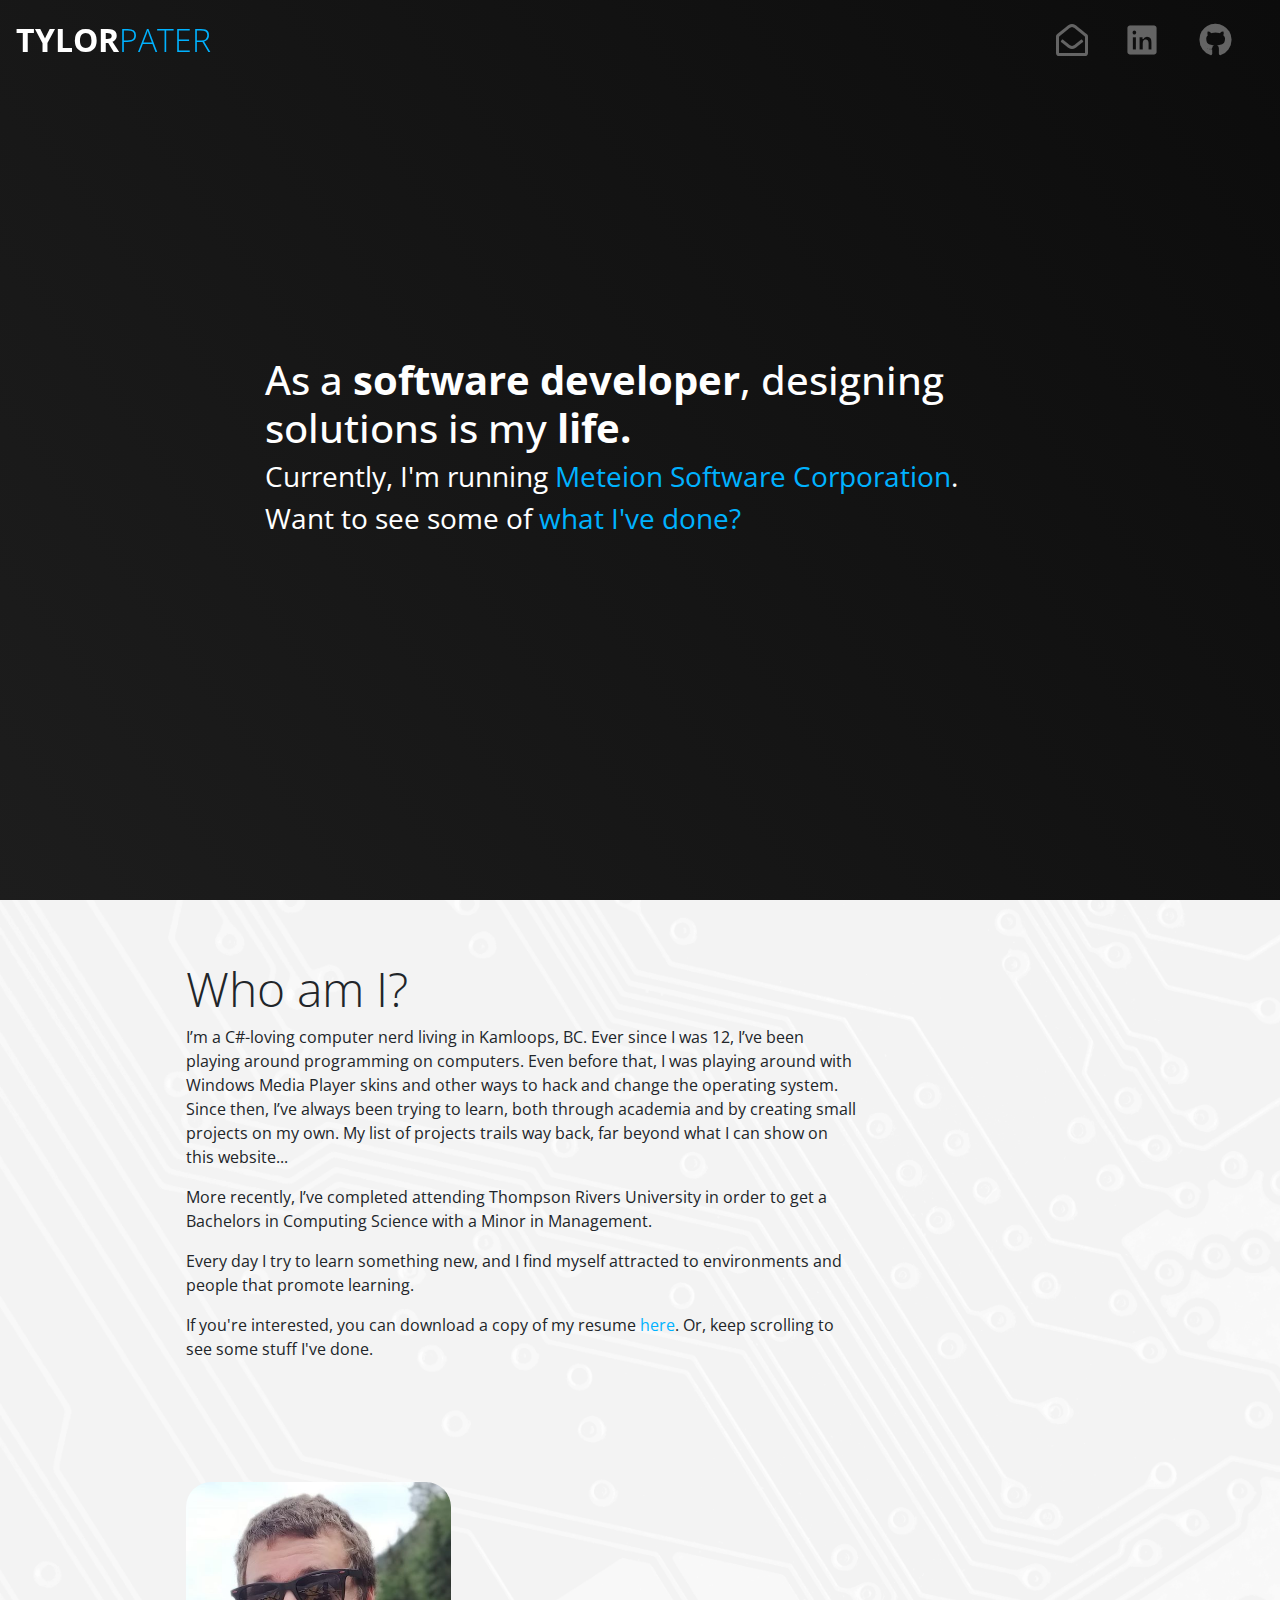
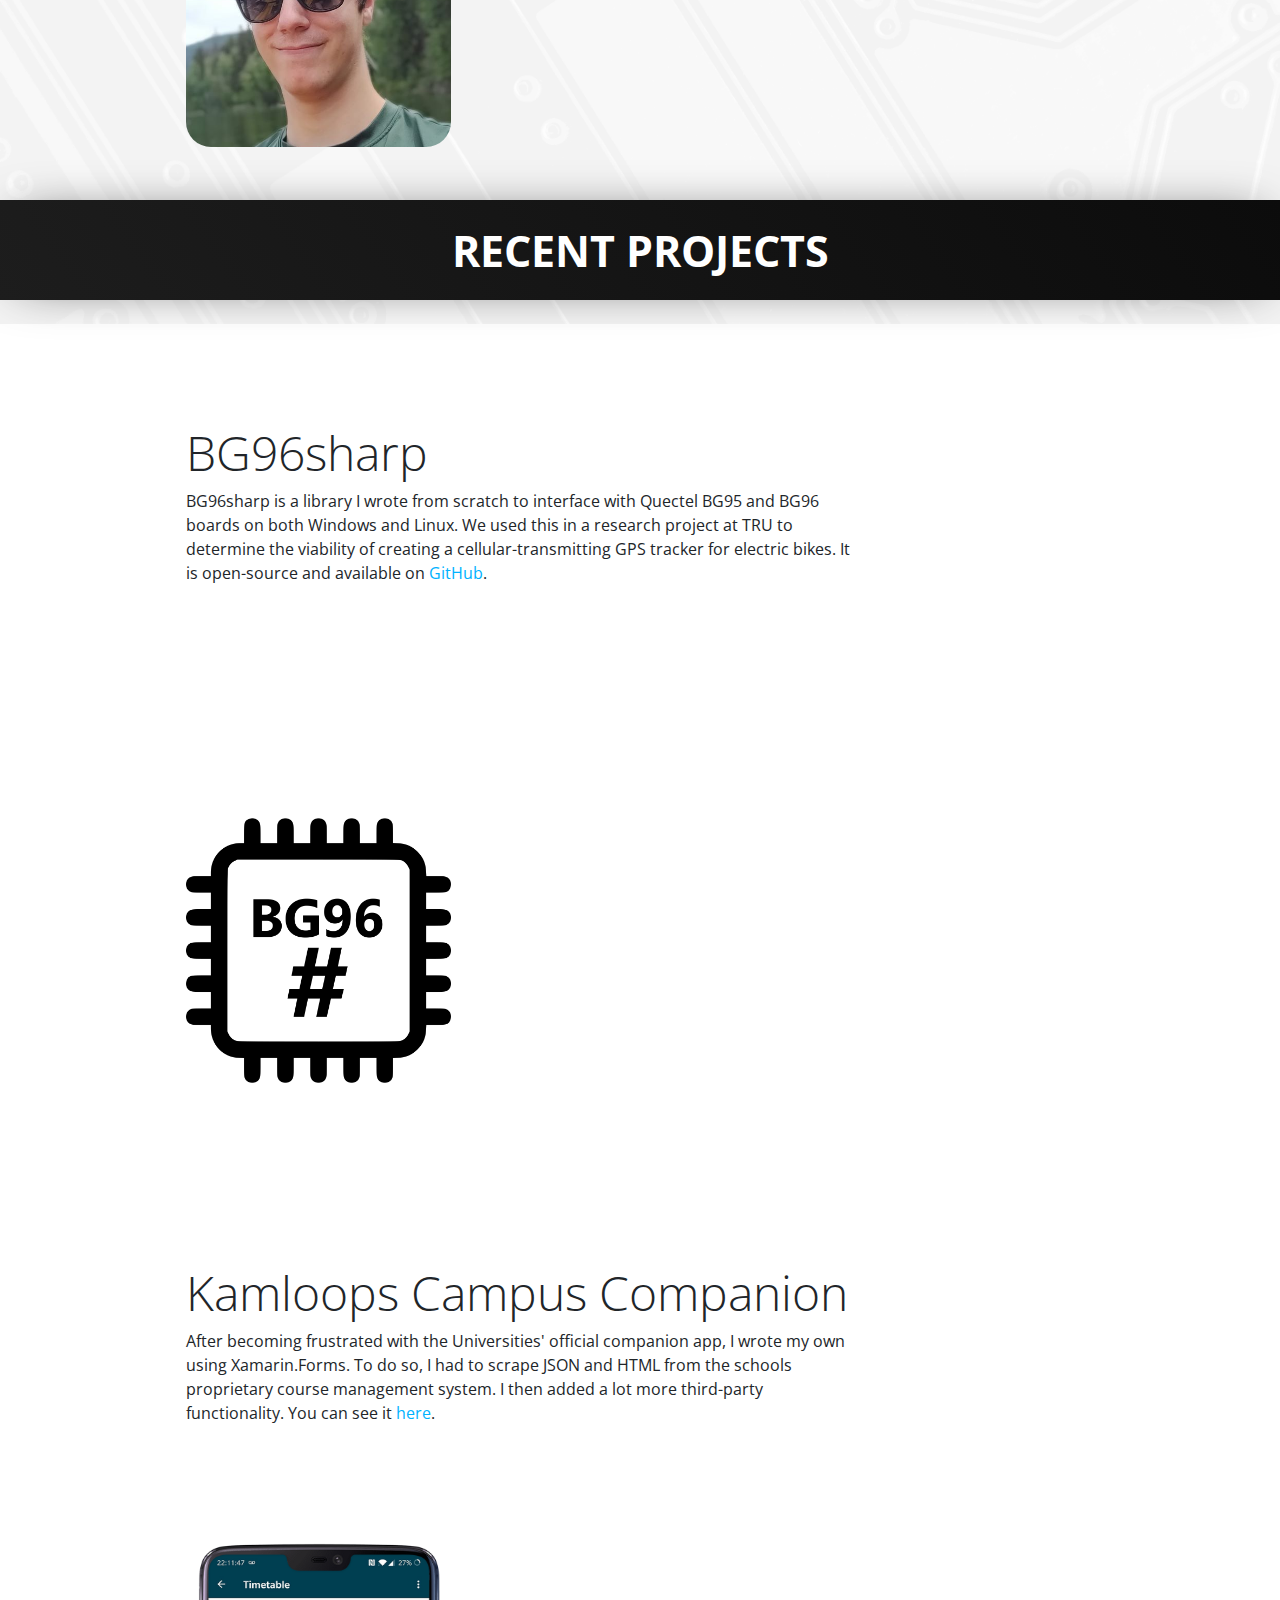
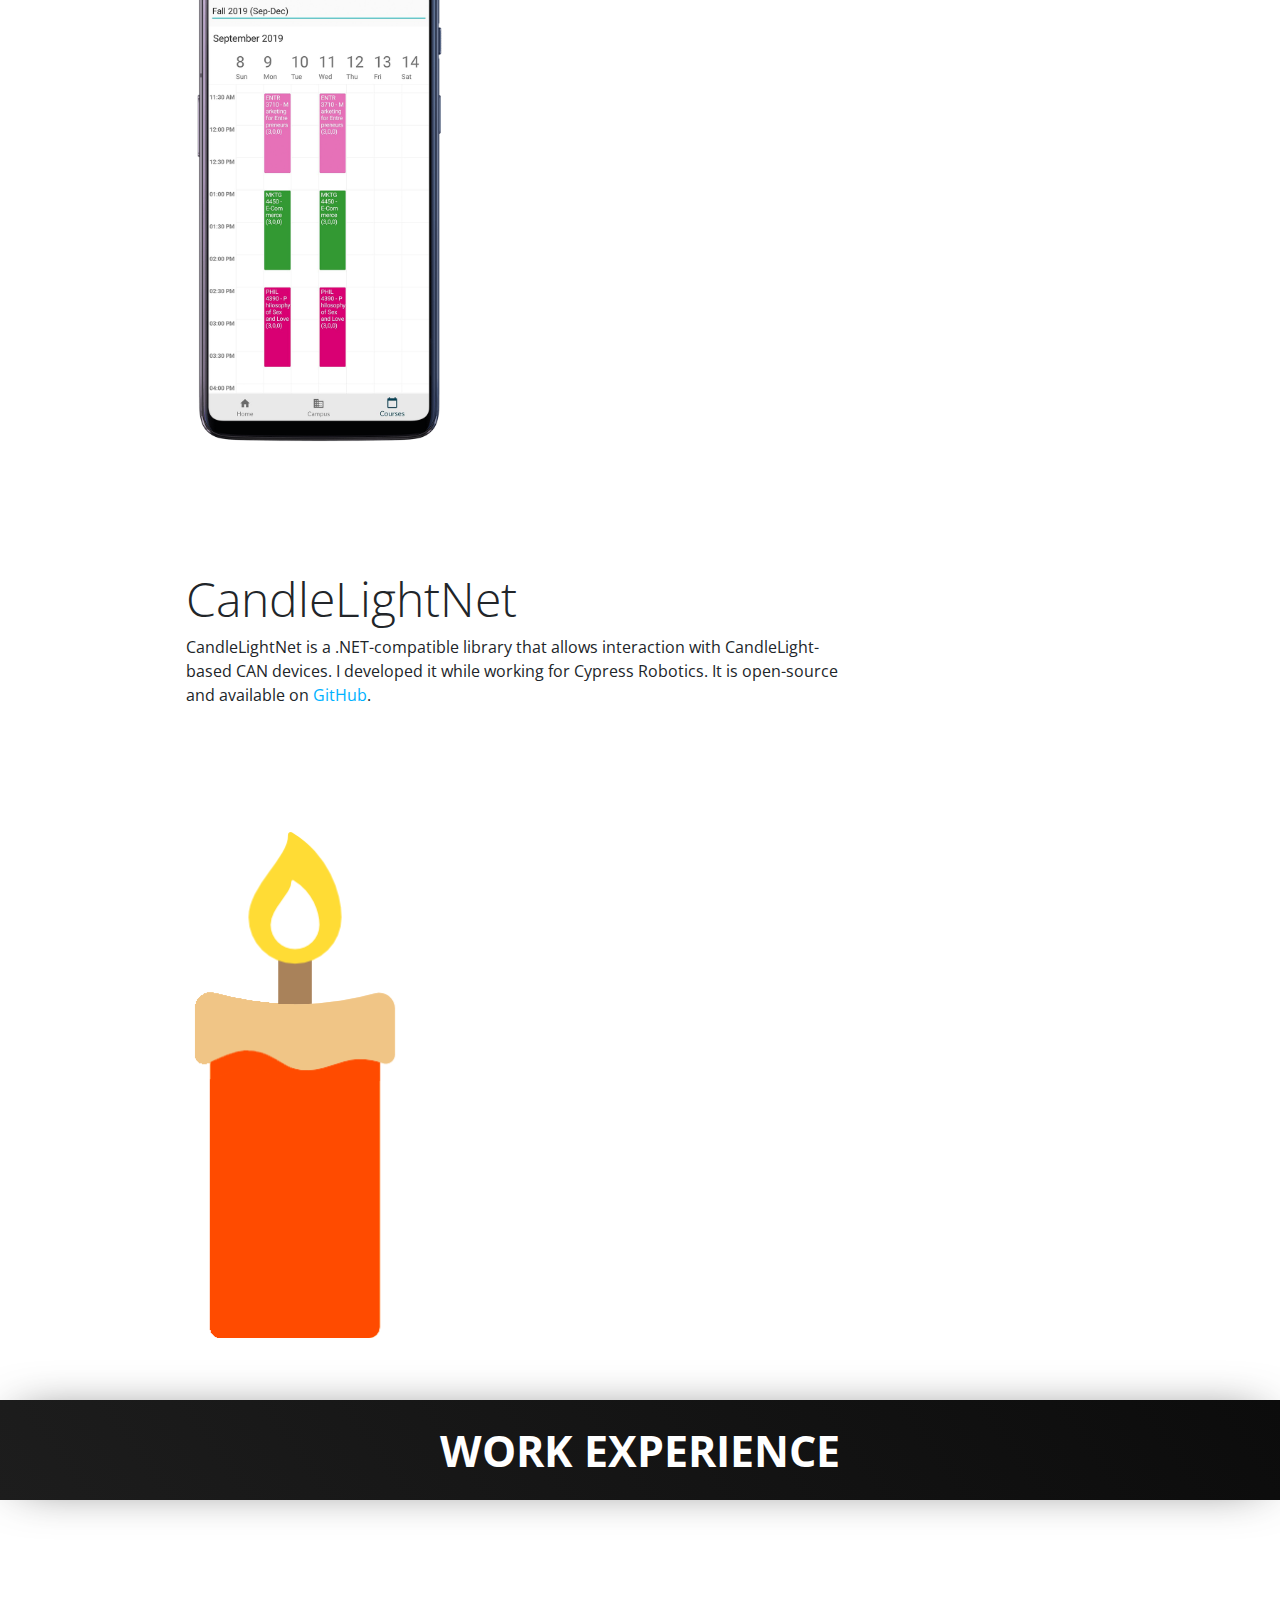
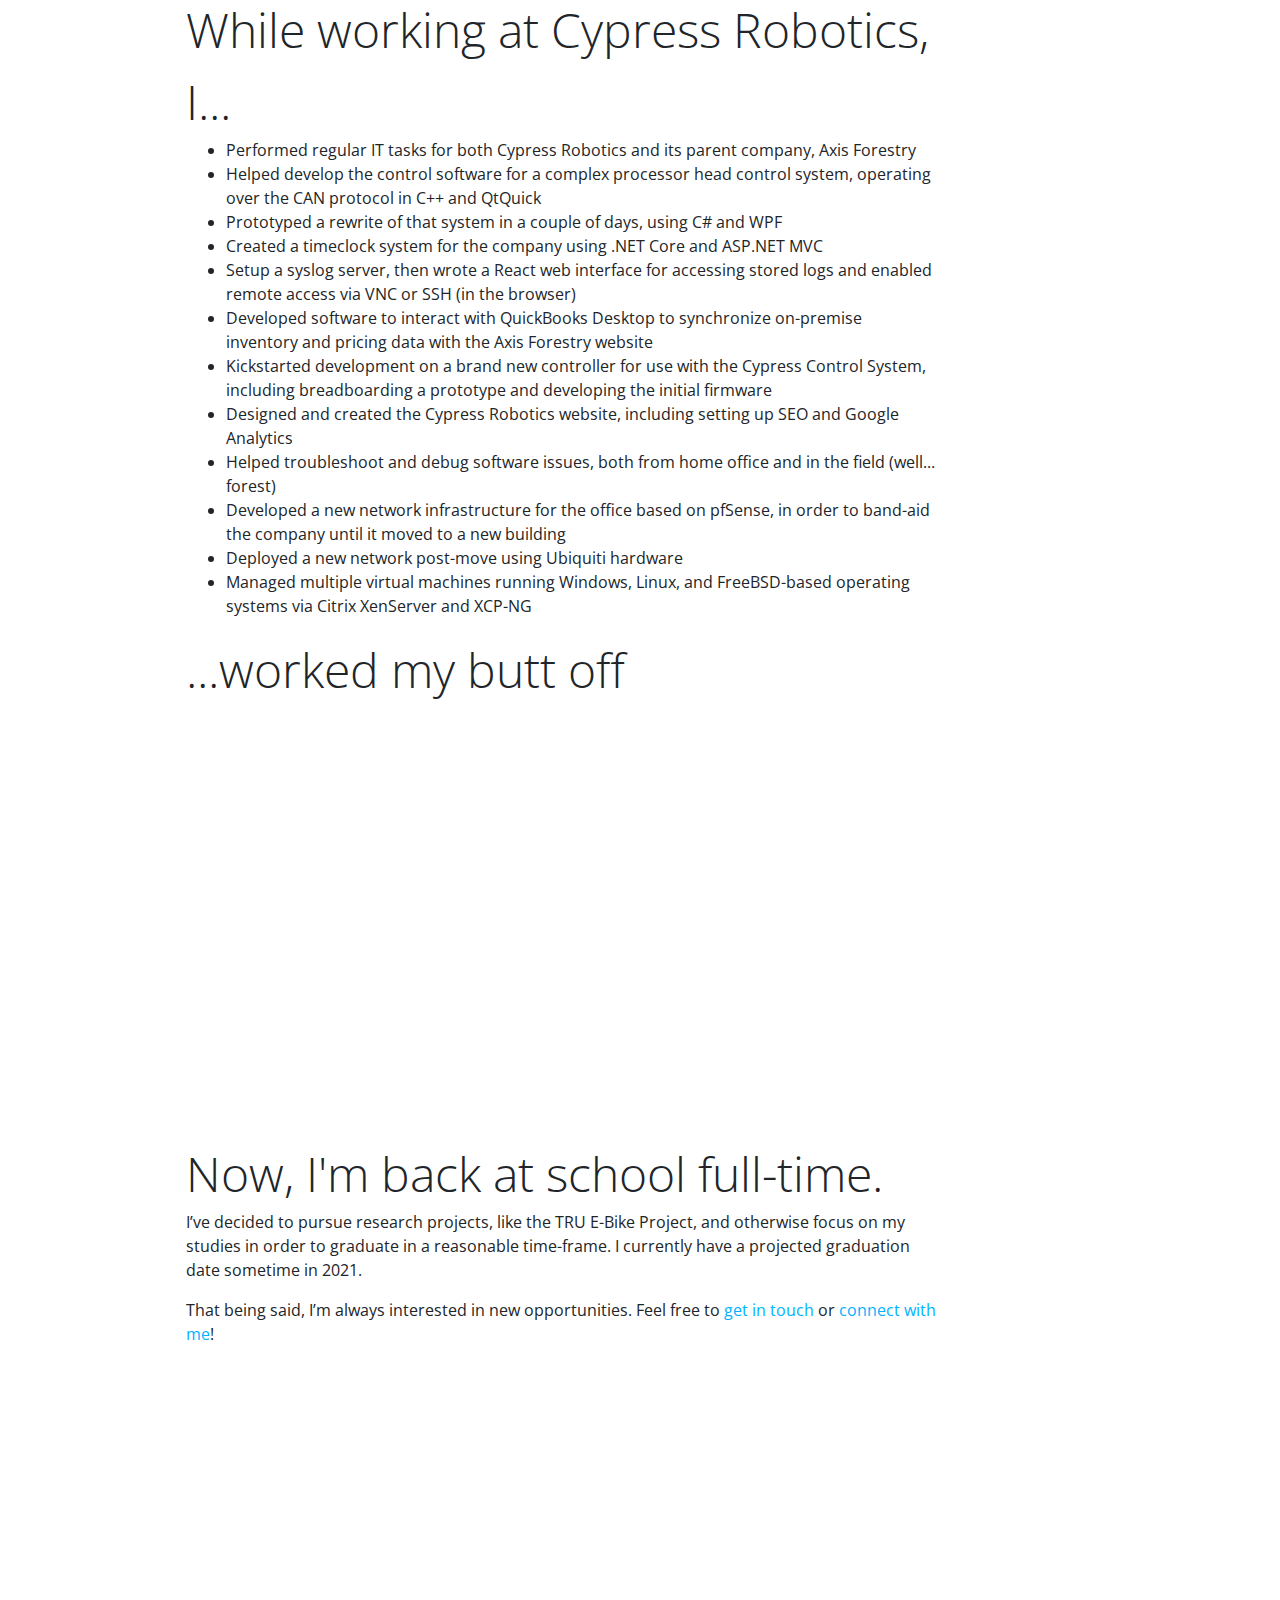
<file: index.html>
<!DOCTYPE html>
<html lang="en">

<head>
  <meta charset="utf-8">
  <meta name="viewport" content="width=device-width, initial-scale=1, shrink-to-fit=no">

  <meta name="description" content="I'm a software developer with a passion for creating simple solutions to complex problems.">
  <meta name="author" content="Tylor Pater">

  <meta property="og:site_name" content="Tylor's Tech" /> <!-- website name -->
  <meta property="og:site" content="https://tylorstech.com" /> <!-- website link -->
  <meta property="og:title" content="Tylor Pater - Home" /> <!-- title shown in the actual shared post -->
  <meta property="og:description" content="I'm a software developer with a passion for creating simple solutions to complex problems." />
  <!-- description shown in the actual shared post -->
  <meta property="og:image" content="" /> <!-- image link, make sure it's jpg -->
  <meta property="og:url" content="https://tylorstech.com?fromog=true" />
  <!-- where do you want your post to link to -->
  <meta property="og:type" content="article" />

  <title>Tylor Pater - Software Developer</title>

  <!-- Styles -->
  <link href="https://fonts.googleapis.com/css?family=Open+Sans:400,400i,700,700i" rel="stylesheet">
  <link href="res/css/bootstrap.min.css" rel="stylesheet">
  <link href="res/css/styles.css" rel="stylesheet">
  <link href="res/css/fontawesome-all.css" rel="stylesheet">
  <link href="res/css/morphext.css" rel="stylesheet">
  <link href="res/css/animate.css" rel="stylesheet">

  <!-- Global site tag (gtag.js) - Google Analytics -->
  <script async src="https://www.googletagmanager.com/gtag/js?id=G-7BDVP9HHRB"></script>
  <script>
    window.dataLayer = window.dataLayer || [];
    function gtag() { dataLayer.push(arguments); }
    gtag('js', new Date());

    gtag('config', 'G-7BDVP9HHRB');
  </script>

  <!-- Favicon  -->
  <link rel="icon" href="favicon.ico">

  <script async src="https://pagead2.googlesyndication.com/pagead/js/adsbygoogle.js"></script>
  <script>
    (adsbygoogle = window.adsbygoogle || []).push({
      google_ad_client: "ca-pub-2418023918642363",
      enable_page_level_ads: true
    });
  </script>
</head>

<body>
  <!-- Navbar -->
  <nav id="mainNav" class="navbar navbar-expand-md navbar-dark fixed-top">
    <a class="navbar-brand logo-text page-scroll" href="#">TYLOR<span class="blue thin">PATER</span></a>

    <!-- Mobile Menu Toggle Button -->
    <button class="navbar-toggler" type="button" data-toggle="collapse" data-target="#navbarsExampleDefault"
      aria-controls="navbarsExampleDefault" aria-expanded="false" aria-label="Toggle navigation">
      <span class="navbar-toggler-awesome fas fa-bars"></span>
      <span class="navbar-toggler-awesome fas fa-times"></span>
    </button>
    <!-- end of mobile menu toggle button -->

    <div class="collapse navbar-collapse">
      <span class="nav-item social-icons ml-auto">
        <span class="fa-stack">
          <a href="mailto:tylor@tylorstech.com">
            <i class="far fa-envelope-open"></i>
          </a>
        </span>
        <span class="fa-stack">
          <a href="https://linkedin.com/in/tylorpater">
            <i class="fab fa-linkedin"></i>
          </a>
        </span>
        <span class="fa-stack">
          <a href="https://github.com/frogcrush">
            <i class="fab fa-github"></i>
          </a>
        </span>
      </span>
    </div>
  </nav> <!-- end of navbar -->
  <!-- end of navbar -->

  <div id="home" class="home">
    <div class="home-text">
      <h1>As a <strong>software developer</strong>, designing solutions is my <strong><span id="js-rotating">life., passion.</span></strong></h1>
      <h3>Currently, I'm running <a href="https://meteion.ca">Meteion Software Corporation</a>.</h3>
      <h3>Want to see some of <a href="#projects">what I've done?</a></h3>
    </div>
  </div>

  <div id="about" class="about container-fluid">
    <div class="row align-items-center">
      <div class="col-9">
        <div class="header">
          Who am I?
        </div>

        <div>
          <p>I’m a C#-loving computer nerd living in Kamloops, BC. Ever since I was 12, I’ve been playing around
            programming on computers. Even before that, I was playing around with Windows Media Player skins and other
            ways to hack and change the operating system. Since then, I’ve always been trying to learn, both through
            academia and by creating small projects on my own. My list of projects trails way back, far beyond what I
            can show on this website...</p>

          <p>More recently, I’ve completed attending Thompson Rivers University in order to get a Bachelors in Computing
            Science with a Minor in Management.</p>

          <p>Every day I try to learn something new, and I find myself attracted to environments and people that promote
            learning. </p>

          <p>If you're interested, you can download a copy of my resume <a href="Tylor Pater Resume.pdf">here</a>. Or, keep scrolling to see some stuff I've done.</p>
        </div>
      </div>

      <div class="col">
        <img src="res/img/meirl.png" />
      </div>
    </div>
  </div>

  <div id="projects" class="section-separator">
    <span>Recent Projects</span>
  </div>

  <div id="candleLightNet" class="project container-fluid">
    <div class="row align-items-center">
      <div class="col-9">
        <div class="header">
          BG96sharp
        </div>

        <div class="description">
          BG96sharp is a library I wrote from scratch to interface with Quectel BG95 and BG96 boards on both Windows and Linux. We used this in a research project at TRU to determine the 
          viability of creating a cellular-transmitting GPS tracker for electric bikes. It is open-source and available on <a
            href="https://github.com/frogcrush/bg96sharp">GitHub</a>.
        </div>
      </div>

      <div class="col">
        <img src="res/img/bg96-sharp.png" />
      </div>
    </div>
  </div>

  <div id="kcc" class="project container-fluid">
    <div class="row align-items-center">
      <div class="col-9">
        <div class="header">
          Kamloops Campus Companion
        </div>

        <div class="description">
          After becoming frustrated with the Universities' official companion app, I wrote my own using Xamarin.Forms. To
          do so, I had to scrape JSON and HTML from the schools proprietary course management system. I then added a lot
          more third-party functionality. You can see it <a href="https://tylorstech.com/kcc">here</a>.
        </div>
      </div>

      <div class="col">
        <img src="kcc/images/Mockup-1.png" />
      </div>
    </div>
  </div>

  <div id="candleLightNet" class="project container-fluid">
    <div class="row align-items-center">
      <div class="col-9">
        <div class="header">
          CandleLightNet
        </div>

        <div class="description">
          CandleLightNet is a .NET-compatible library that allows interaction with CandleLight-based CAN devices. I
          developed it while working for Cypress Robotics. It is open-source and available on <a
            href="https://github.com/frogcrush/CandleLightNet">GitHub</a>.
        </div>
      </div>

      <div class="col">
        <img src="res/img/candleLightNet.png" />
      </div>
    </div>
  </div>

  <div class="section-separator">
    <span>Work Experience</span>
  </div>

  <div class="jobDesc container-fluid">
    <div class="row align-items-center">
      <div class="col-10">
        <div class="header">
          While working at Cypress Robotics, I...
        </div>
        <div>
          <ul>
            <li>Performed regular IT tasks for both Cypress Robotics and its parent company, Axis Forestry</li>
            <li>Helped develop the control software for a complex processor head control system, operating over the CAN
              protocol in C++ and QtQuick</li>
            <li>Prototyped a rewrite of that system in a couple of days, using C# and WPF</li>
            <li>Created a timeclock system for the company using .NET Core and ASP.NET MVC</li>
            <li>Setup a syslog server, then wrote a React web interface for accessing stored logs and enabled remote
              access via VNC or SSH (in the browser)</li>
            <li>Developed software to interact with QuickBooks Desktop to synchronize on-premise inventory and pricing
              data with the Axis Forestry website</li>
            <li>Kickstarted development on a brand new controller for use with the Cypress Control System, including
              breadboarding a prototype and developing the initial firmware</li>
            <li>Designed and created the Cypress Robotics website, including setting up SEO and Google Analytics</li>
            <li>Helped troubleshoot and debug software issues, both from home office and in the field (well... forest)
            </li>
            <li>Developed a new network infrastructure for the office based on pfSense, in order to band-aid the company
              until it moved to a new building</li>
            <li>Deployed a new network post-move using Ubiquiti hardware</li>
            <li>Managed multiple virtual machines running Windows, Linux, and FreeBSD-based operating systems via Citrix
              XenServer and XCP-NG</li>
          </ul>
        </div>
        <div class="header">
          ...worked my butt off
        </div>
      </div>
    </div>
  </div>

  <div class="jobDesc container-fluid">
    <div class="row align-items-center">
      <div class="col-md-10">
        <div class="header">
          Now, I'm back at school full-time.
        </div>
        <div>
          <p>I’ve decided to pursue research projects, like the TRU E-Bike Project, and otherwise focus on my studies in
            order to graduate in a reasonable time-frame. I currently have a projected graduation date sometime in 2021.
          </p>

          <p>That being said, I’m always interested in new opportunities. Feel free to <a href="mailto:tylor@tylorstech.com">get in touch</a> or <a href="https://linkedin.com/in/tylorpater">connect with me</a>!</p>
        </div>

      </div>
    </div>
  </div>

  <script src="res/js/jquery.3.4.1.js"></script>
  <script src="res/js/bootstrap.min.js"></script>
  <script src="res/js/morphext.min.js"></script>

  <script async id="slcLiveChat" src="https://widget.sonetel.com/SonetelWidget.min.js" data-account-id="207521501"></script>

  <script type="text/javascript">
    $(document).scroll(function () {
      checkScroll();
    });
    $(document).ready(function () {
      checkScroll();
    });

    function checkScroll() {
      if ($(this).scrollTop() > ($("#home").height() - $("#mainNav").height())) {
        $(".navbar-dark").css('background-color', 'black');
      } else {
        $('.navbar-dark').css('background-color', 'transparent');
      }
    }

    $("#js-rotating").Morphext({
    animation: "fadeIn",
    separator: ",",
    speed: 5000,
    complete: function () {
    }
});

  </script>
</body>

</html>
</file>
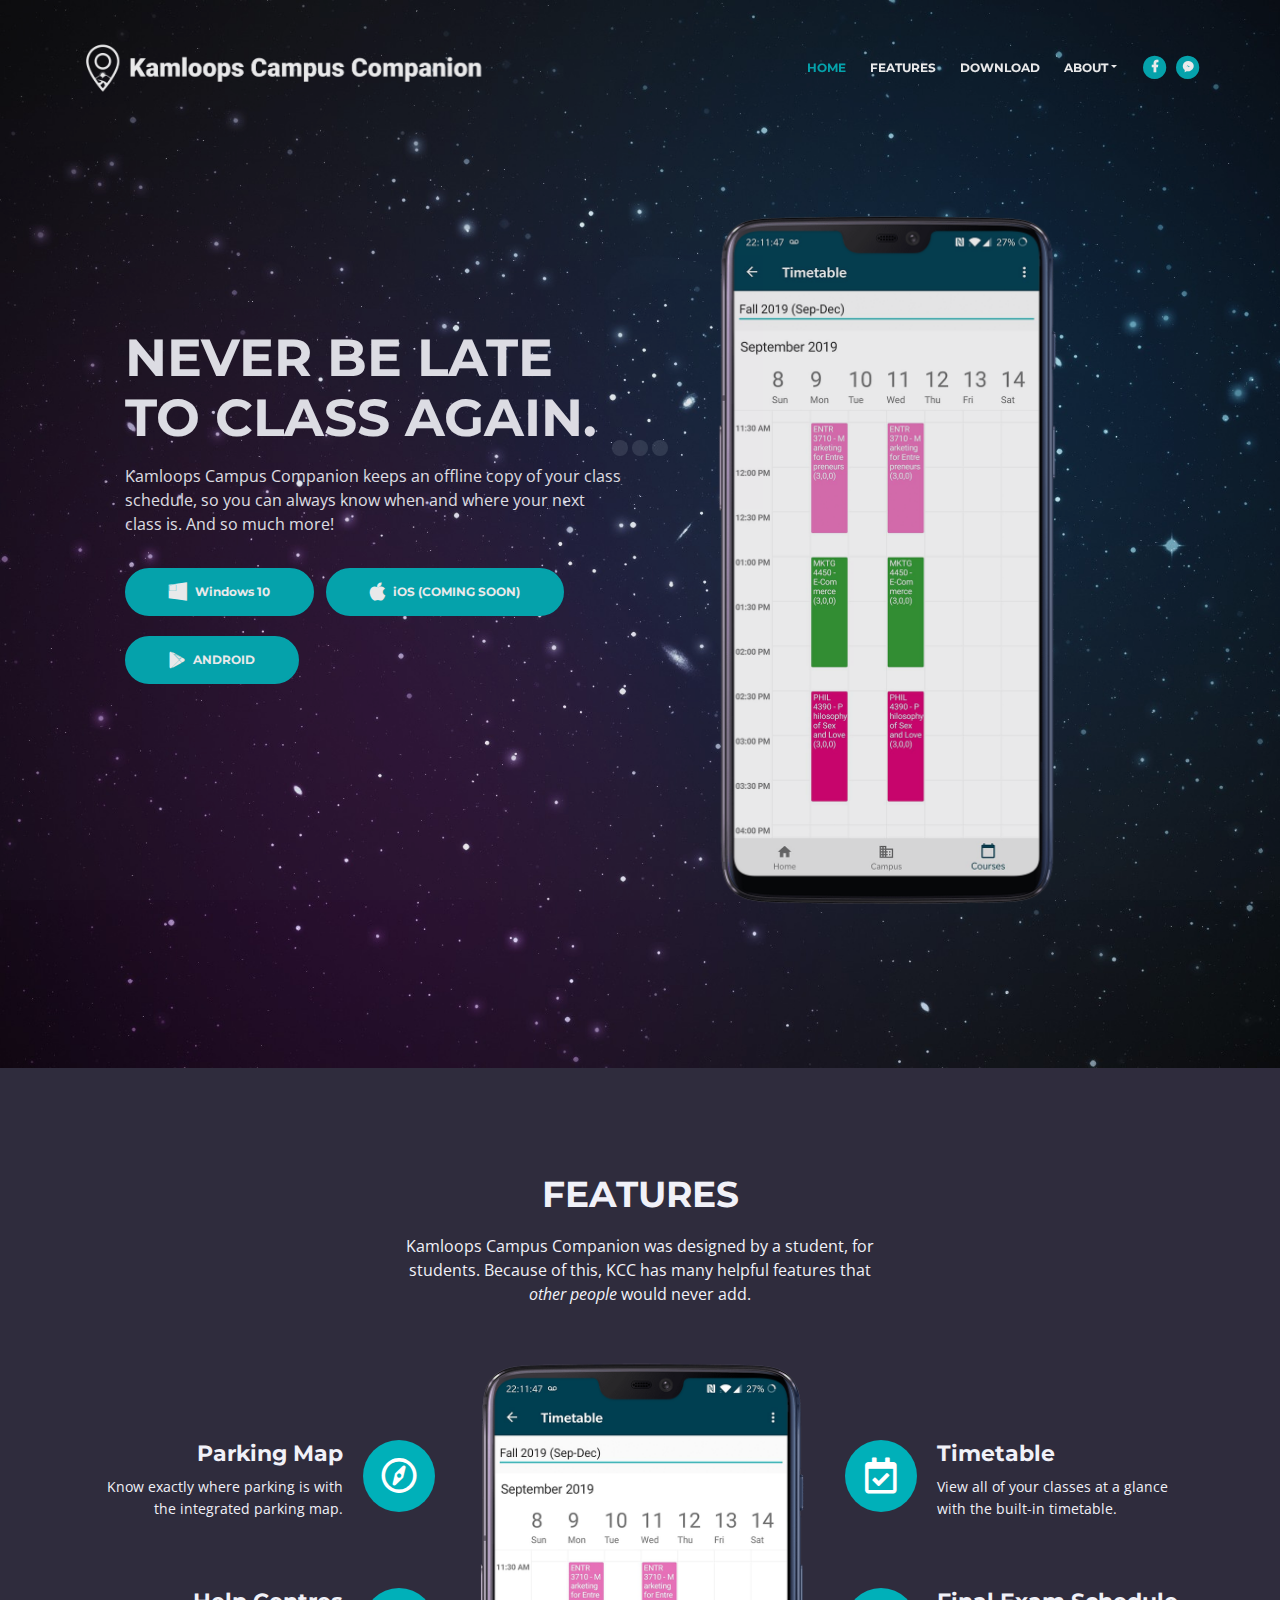
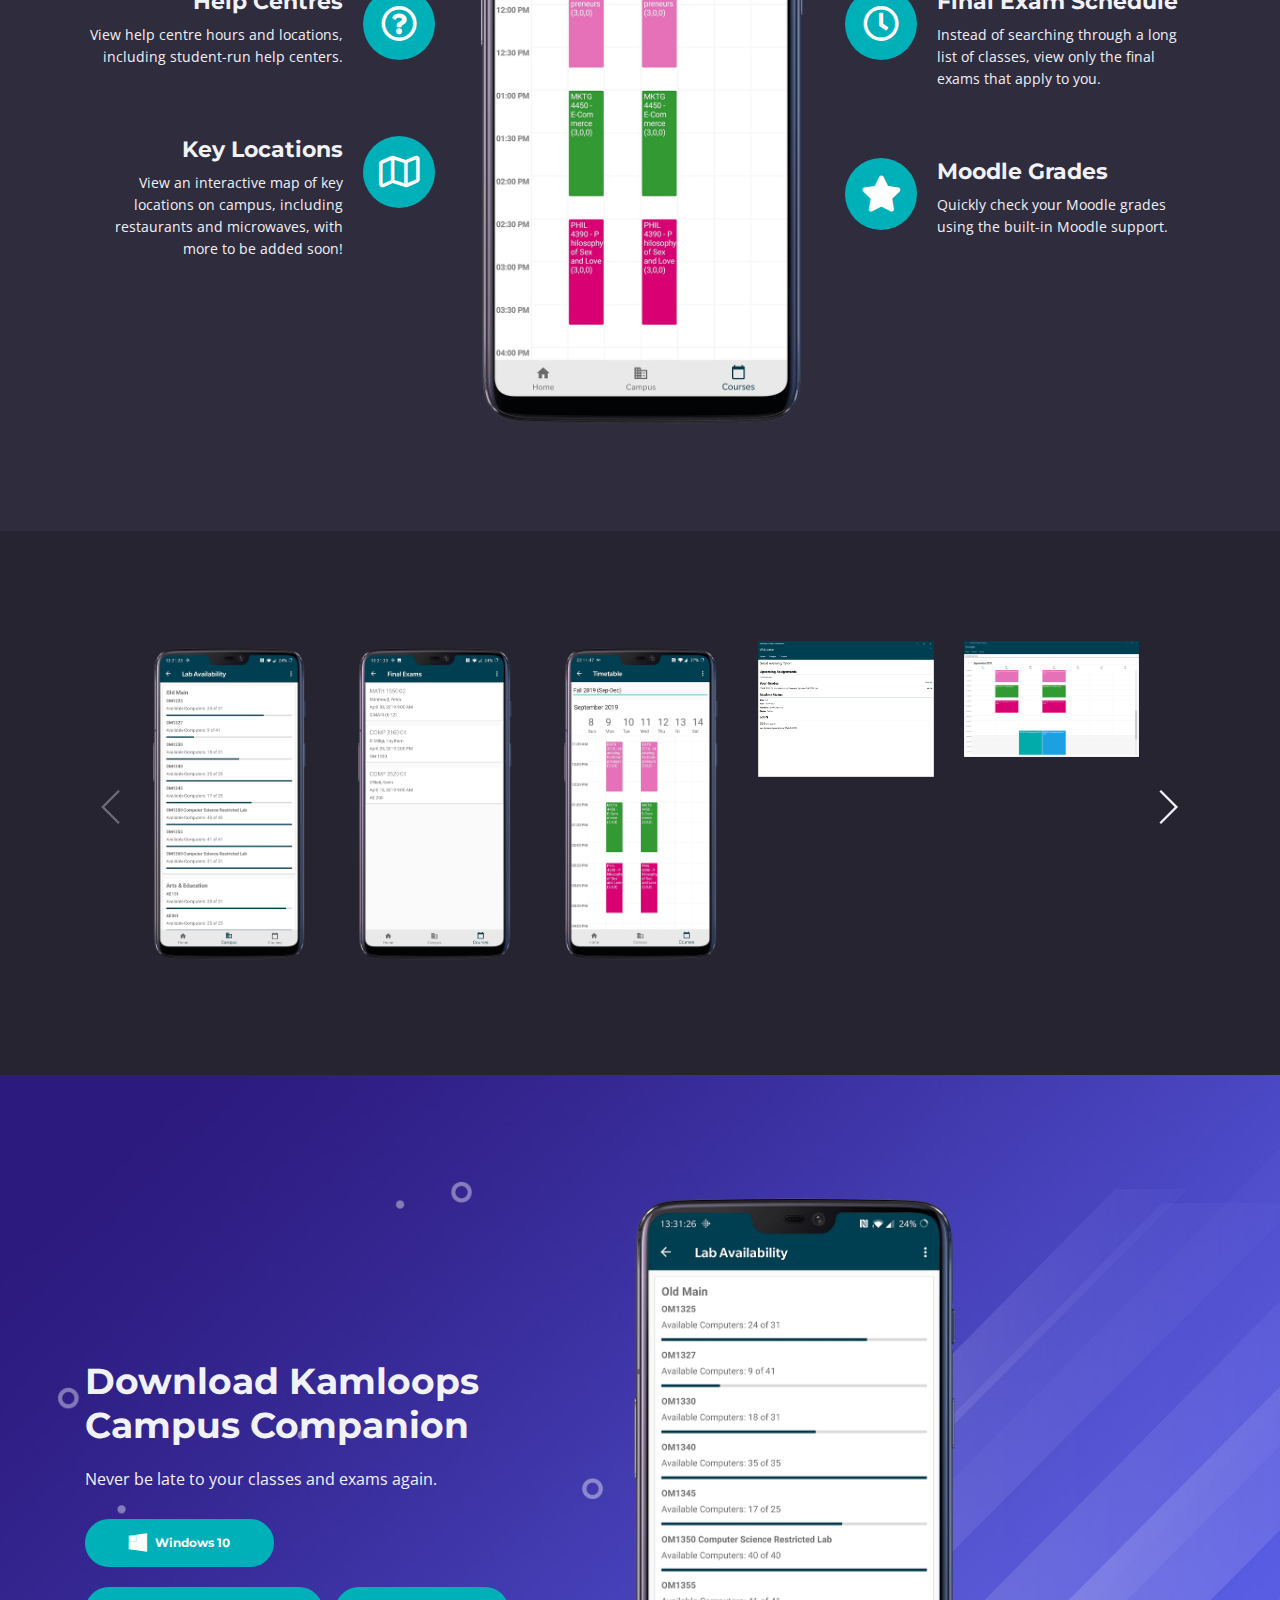
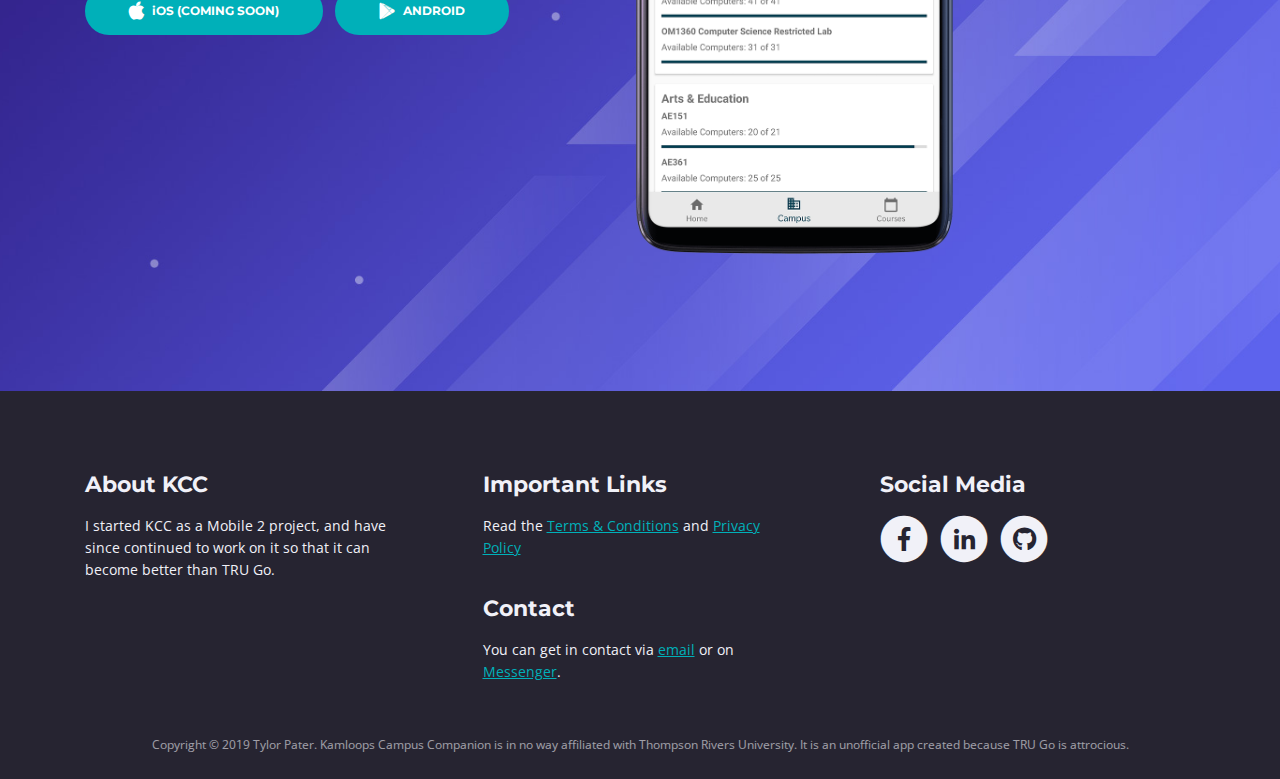
<file: kcc/index.html>
<!DOCTYPE html>
<html lang="en">
<head>
    <meta charset="utf-8">
    <meta name="viewport" content="width=device-width, initial-scale=1, shrink-to-fit=no">
    
    <meta name="description" content="Never be late to class again with this free mobile app.">
    <meta name="author" content="Tylor Pater">

    <!-- OG Meta Tags to improve the way the post looks when you share the page on LinkedIn, Facebook, Google+ -->
	<meta property="og:site_name" content="Kamloops Campus Companion" /> <!-- website name -->
	<meta property="og:site" content="https://tylorstech.com/kcc" /> <!-- website link -->
	<meta property="og:title" content="Kamloops Campus Companion"/> <!-- title shown in the actual shared post -->
	<meta property="og:description" content="Never be late to class again with Kamloops Campus Companion, available for free!" /> <!-- description shown in the actual shared post -->
	<meta property="og:image" content="" /> <!-- image link, make sure it's jpg -->
	<meta property="og:url" content="https://tylorstech.com/kcc?fromog=true" /> <!-- where do you want your post to link to -->
	<meta property="og:type" content="article" />

    <!-- Website Title -->
    <title>Kamloops Campus Companion - Never be late to class again!</title>
    
    <!-- Styles -->
    <link href="https://fonts.googleapis.com/css?family=Montserrat:400,600,700" rel="stylesheet">
    <link href="https://fonts.googleapis.com/css?family=Open+Sans:400,400i,700,700i" rel="stylesheet">
    <link href="css/bootstrap.css" rel="stylesheet">
    <link href="css/fontawesome-all.css" rel="stylesheet">
    <link href="css/swiper.css" rel="stylesheet">
	<link href="css/magnific-popup.css" rel="stylesheet">
    <link href="css/styles.css" rel="stylesheet">
    
    <!-- Global site tag (gtag.js) - Google Analytics -->
    <script async src="https://www.googletagmanager.com/gtag/js?id=G-7BDVP9HHRB"></script>
    <script>
    window.dataLayer = window.dataLayer || [];
    function gtag(){dataLayer.push(arguments);}
    gtag('js', new Date());

    gtag('config', 'G-7BDVP9HHRB');
    </script>
	
	<!-- Favicon  -->
    <link rel="icon" href="images/KCC-Logo-V2.png">

    <script async src="https://pagead2.googlesyndication.com/pagead/js/adsbygoogle.js"></script>
<script>
     (adsbygoogle = window.adsbygoogle || []).push({
          google_ad_client: "ca-pub-2418023918642363",
          enable_page_level_ads: true
     });
</script>
</head>
<body data-spy="scroll" data-target=".fixed-top">
    
    <!-- Preloader -->
	<div class="spinner-wrapper">
        <div class="spinner">
            <div class="bounce1"></div>
            <div class="bounce2"></div>
            <div class="bounce3"></div>
        </div>
    </div>
    <!-- end of preloader -->
    

    <!-- Navbar -->
    <nav class="navbar navbar-expand-md navbar-dark navbar-custom fixed-top">
        <!-- Text Logo - Use this if you don't have a graphic logo -->
        <!-- <a class="navbar-brand logo-text page-scroll" href="index.html">Kamloops Campus Companion</a> -->

        <!-- Image Logo -->
        <a class="navbar-brand logo-image" href="index.html"><img src="images/KCC-Logo-Extended.png" alt="alternative"></a> 
        
        <!-- Mobile Menu Toggle Button -->
        <button class="navbar-toggler" type="button" data-toggle="collapse" data-target="#navbarsExampleDefault" aria-controls="navbarsExampleDefault" aria-expanded="false" aria-label="Toggle navigation">
            <span class="navbar-toggler-awesome fas fa-bars"></span>
            <span class="navbar-toggler-awesome fas fa-times"></span>
        </button>
        <!-- end of mobile menu toggle button -->

        <div class="collapse navbar-collapse" id="navbarsExampleDefault">
            <ul class="navbar-nav ml-auto">
                <li class="nav-item">
                    <a class="nav-link page-scroll" href="#header">HOME <span class="sr-only">(current)</span></a>
                </li>
                <li class="nav-item">
                    <a class="nav-link page-scroll" href="#features">FEATURES</a>
                </li>
                <li class="nav-item">
                    <a class="nav-link page-scroll" href="#download">DOWNLOAD</a>
                </li>

                <!-- Dropdown Menu -->          
                <li class="nav-item dropdown">
                    <a class="nav-link dropdown-toggle page-scroll" href="#details" id="navbarDropdown" role="button" aria-haspopup="true" aria-expanded="false">ABOUT</a>
                    <div class="dropdown-menu" aria-labelledby="navbarDropdown">
                        <a class="dropdown-item" href="terms-conditions.html"><span class="item-text">TERMS CONDITIONS</span></a>
                        <div class="dropdown-items-divide-hr"></div>
                        <a class="dropdown-item" href="privacy-policy.html"><span class="item-text">PRIVACY POLICY</span></a>
                    </div>
                </li>
                <!-- end of dropdown menu -->
            </ul>
            <span class="nav-item social-icons">
                <span class="fa-stack">
                    <a href="https://www.facebook.com/truonthego">
                        <i class="fas fa-circle fa-stack-2x"></i>
                        <i class="fab fa-facebook-f fa-stack-1x"></i>
                    </a>
                </span>
                <span class="fa-stack">
                    <a href="https://m.me/truonthego">
                        <i class="fas fa-circle fa-stack-2x"></i>
                        <i class="fab fa-facebook-messenger fa-stack-1x"></i>
                    </a>
                </span>
            </span>
        </div>
    </nav> <!-- end of navbar -->
    <!-- end of navbar -->


    <!-- Header -->
    <header id="header" class="header">
        <div class="header-content">
            <div class="container">
                <div class="row">
                    <div class="col-lg-6">
                        <div class="text-container">
                            <h1>NEVER BE LATE TO CLASS AGAIN.</h1>
                            <p class="p-large">Kamloops Campus Companion keeps an offline copy of your class schedule, so you can always know when and where your next class is. And so much more!</p>
                            <a class="btn-solid-lg page-scroll" href="https://www.microsoft.com/store/productId/9NS2S39L6NGB"><i class="fab fa-windows"></i>Windows 10</a>
                            <a class="btn-solid-lg page-scroll" href="#TODO"><i class="fab fa-apple"></i>iOS (COMING SOON)</a>
                            <a class="btn-solid-lg page-scroll" href="https://play.google.com/store/apps/details?id=com.tylorstech.kamloopscampuscompanion"><i class="fab fa-google-play"></i>ANDROID</a>
                        </div>
                    </div> <!-- end of col -->
                    <div class="col-lg-6">
                        <div class="image-container">
                            <img class="img-fluid" src="images/Mockup-1.png" alt="alternative">
                        </div> <!-- end of image-container -->
                    </div> <!-- end of col -->
                </div> <!-- end of row -->
            </div> <!-- end of container -->
        </div> <!-- end of header-content -->
    </header> <!-- end of header -->
    <!-- end of header -->

    <!-- Features -->
    <div id="features" class="tabs">
        <div class="container">
            <div class="row">
                <div class="col-lg-12">
                    <h2>FEATURES</h2>
                    <div class="p-heading p-large">Kamloops Campus Companion was designed by a student, for students. Because of this, KCC has many helpful features that <i>other people</i> would never add.</div>
                </div> <!-- end of col -->
            </div> <!-- end of row -->
            <div class="row">

                <!-- Tabs Content-->
                <div class="tab-content" id="lenoTabsContent">                    
                    <!-- Tab -->
                    <div class="tab-pane fade show active" id="tab-1" role="tabpanel" aria-labelledby="tab-1">
                        <div class="container">
                            <div class="row">
                                
                                <!-- Icon Cards Pane -->
                                <div class="col-lg-4">
                                    <div class="card left-pane first">
                                        <div class="card-body">
                                            <div class="text-wrapper">
                                                <h4 class="card-title">Parking Map</h4>
                                                <p>Know exactly where parking is with the integrated parking map.</p>
                                            </div>
                                            <div class="card-icon">
                                                <i class="far fa-compass"></i>
                                            </div>
                                        </div>
                                    </div>
                                    <div class="card left-pane">
                                        <div class="card-body">
                                            <div class="text-wrapper">
                                                <h4 class="card-title">Help Centres</h4>
                                                <p>View help centre hours and locations, including student-run help centers.</p>
                                            </div>
                                            <div class="card-icon">
                                                <i class="far fa-question-circle"></i>
                                            </div>
                                        </div>
                                    </div>
                                    <div class="card left-pane">
                                        <div class="card-body">
                                            <div class="text-wrapper">
                                                <h4 class="card-title">Key Locations</h4>
                                                <p>View an interactive map of key locations on campus, including restaurants and microwaves, with more to be added soon!</p>
                                            </div>
                                            <div class="card-icon">
                                                <i class="far fa-map"></i>
                                            </div>
                                        </div>
                                    </div>
                                </div>
                                <!-- end of icon cards pane -->

                                <!-- Image Pane -->
                                <div class="col-lg-4">
                                    <img class="img-fluid" src="images/Mockup-1.png" alt="alternative">
                                </div>
                                <!-- end of image pane -->
                                
                                <!-- Icon Cards Pane -->
                                <div class="col-lg-4">
                                    <div class="card right-pane first">
                                        <div class="card-body">
                                            <div class="card-icon">
                                                <i class="far fa-calendar-check"></i>
                                            </div>
                                            <div class="text-wrapper">
                                                <h4 class="card-title">Timetable</h4>
                                                <p>View all of your classes at a glance with the built-in timetable.</p>
                                            </div>
                                        </div>
                                    </div>
                                    <div class="card right-pane">
                                        <div class="card-body">
                                            <div class="card-icon">
                                                <i class="far fa-clock"></i>
                                            </div>
                                            <div class="text-wrapper">
                                                <h4 class="card-title">Final Exam Schedule</h4>
                                                <p>Instead of searching through a long list of classes, view only the final exams that apply to you.</p>
                                            </div>
                                        </div>
                                    </div>
                                    <div class="card right-pane">
                                        <div class="card-body">
                                            <div class="card-icon">
                                                <i class="fas fa-star"></i>
                                            </div>
                                            <div class="text-wrapper">
                                                <h4 class="card-title">Moodle Grades</h4>
                                                <p>Quickly check your Moodle grades using the built-in Moodle support.</p>
                                            </div>
                                        </div>
                                    </div>
                                </div>
                                <!-- end of icon cards pane -->

                            </div> <!-- end of row -->
                        </div> <!-- end of container -->
                    </div> <!-- end of tab-pane -->
                    <!-- end of tab -->

                </div> <!-- end of tab-content -->
                <!-- end of tabs content -->

            </div> <!-- end of row --> 
        </div> <!-- end of container --> 
    </div> <!-- end of tabs -->
    <!-- end of features -->
    
    <!-- Screenshots -->
    <div class="slider-1">
        <div class="container">
            <div class="row">
                <div class="col-lg-12">
                    
                    <!-- Image Slider -->
                    <div class="slider-container">
                        <div class="swiper-container image-slider">
                            <div class="swiper-wrapper">
                                
                                <!-- Slide -->
                                <div class="swiper-slide">
                                    <a href="images/screenshot-6.png" class="popup-link" data-effect="fadeIn">
                                        <img class="img-fluid" src="images/screenshot-6.png" alt="alternative">
                                    </a>
                                </div>
                                <!-- end of slide -->

                                <!-- Slide -->
                                <div class="swiper-slide">
                                    <a href="images/screenshot-7.png" class="popup-link" data-effect="fadeIn">
                                        <img class="img-fluid" src="images/screenshot-7.png" alt="alternative">
                                    </a>
                                </div>
                                <!-- end of slide -->

                                <!-- Slide -->
                                <div class="swiper-slide">
                                    <a href="images/screenshot-8.png" class="popup-link" data-effect="fadeIn">
                                        <img class="img-fluid" src="images/screenshot-8.png" alt="alternative">
                                    </a>
                                </div>
                                <!-- end of slide -->
                                
                                <!-- Slide -->
                                <div class="swiper-slide">
                                    <a href="images/screenshot-1.png" class="popup-link" data-effect="fadeIn">
                                        <img class="img-fluid" src="images/screenshot-1.png" alt="alternative">
                                    </a>
                                </div>
                                <!-- end of slide -->
                                
                                <!-- Slide -->
                                <div class="swiper-slide">
                                    <a href="images/screenshot-2.png" class="popup-link" data-effect="fadeIn">
                                        <img class="img-fluid" src="images/screenshot-2.png" alt="alternative">
                                    </a>
                                </div>
                                <!-- end of slide -->

                                <!-- Slide -->
                                <div class="swiper-slide">
                                    <a href="images/screenshot-3.png" class="popup-link" data-effect="fadeIn">
                                        <img class="img-fluid" src="images/screenshot-3.png" alt="alternative">
                                    </a>
                                </div>
                                <!-- end of slide -->

                                <!-- Slide -->
                                <div class="swiper-slide">
                                    <a href="images/screenshot-4.png" class="popup-link" data-effect="fadeIn">
                                        <img class="img-fluid" src="images/screenshot-4.png" alt="alternative">
                                    </a>
                                </div>
                                <!-- end of slide -->
                                <!-- Slide -->
                                <div class="swiper-slide">
                                    <a href="images/screenshot-5.png" class="popup-link" data-effect="fadeIn">
                                        <img class="img-fluid" src="images/screenshot-5.png" alt="alternative">
                                    </a>
                                </div>
                                <!-- end of slide -->


                            </div> <!-- end of swiper-wrapper -->

                            <!-- Add Arrows -->
                            <div class="swiper-button-next"></div>
                            <div class="swiper-button-prev"></div>
                            <!-- end of add arrows -->

                        </div> <!-- end of swiper-container -->
                    </div> <!-- end of slider-container -->
                    <!-- end of image slider -->

                </div> <!-- end of col -->
            </div> <!-- end of row -->
        </div> <!-- end of container -->
    </div> <!-- end of slider-2 -->
    <!-- end of screenshots -->


    <!-- Download -->
    <div id="download" class="basic-4">
        <div class="container">
            <div class="row">
                <div class="col-lg-6 col-xl-5">
                    <div class="text-container">
                        <h2>Download <span class="blue">Kamloops Campus Companion</span></h2>
                        <p class="p-large">Never be late to your classes and exams again.</p>
                        <a class="btn-solid-lg page-scroll" href="https://www.microsoft.com/store/productId/9NS2S39L6NGB"><i class="fab fa-windows"></i>Windows 10</a>
                        <a class="btn-solid-lg" href="#TODO"><i class="fab fa-apple"></i>iOS (COMING SOON)</a>
                        <a class="btn-solid-lg" href="https://play.google.com/store/apps/details?id=com.tylorstech.kamloopscampuscompanion"><i class="fab fa-google-play"></i>ANDROID</a>
                    </div> <!-- end of text-container -->
                </div> <!-- end of col -->
                <div class="col-lg-6 col-xl-7">
                    <div class="image-container">
                        <img class="img-fluid" src="images/screenshot-6.png" alt="alternative">
                    </div> <!-- end of img-container -->
                </div> <!-- end of col -->
            </div> <!-- end of row -->
        </div> <!-- end of container -->
    </div> <!-- end of basic-4 -->
    <!-- end of download -->

    <!-- Footer -->
    <div class="footer">
        <div class="container">
            <div class="row">
                <div class="col-md-4">
                    <div class="footer-col">
                        <h4>About KCC</h4>
                        <p>I started KCC as a Mobile 2 project, and have since continued to work on it so that it can become better than TRU Go.</p>
                    </div>
                </div> <!-- end of col -->
                <div class="col-md-4">
                    <div class="footer-col middle">
                        <h4>Important Links</h4>
                                <div class="media-body">Read the <a class="turquoise" href="terms-conditions.html">Terms & Conditions</a> and <a class="turquoise" href="privacy-policy.html">Privacy Policy</a></div>                          
                        </ul>
                    </div>
                    <div class="footer-col middle">
                        <h4>Contact</h4>
                            <div class="media-body">You can get in contact via <a class="turquoise" href="mailto:kcc@tylorstech.com">email</a> or on <a class="turquoise" href="https://m.me/truonthego?ref=site">Messenger</a>.</div>                          
                        </ul>
                    </div>
                </div> <!-- end of col -->
                <div class="col-md-4">
                    <div class="footer-col last">
                        <h4>Social Media</h4>
                        <span class="fa-stack">
                            <a href="https://www.facebook.com/truonthego/">
                                <i class="fas fa-circle fa-stack-2x"></i>
                                <i class="fab fa-facebook-f fa-stack-1x"></i>
                            </a>
                        </span>
                        <span class="fa-stack">
                            <a href="https://www.linkedin.com/in/tylorpater/">
                                <i class="fas fa-circle fa-stack-2x"></i>
                                <i class="fab fa-linkedin-in fa-stack-1x"></i>
                            </a>
                        </span>
                        <span class="fa-stack">
                            <a href="https://github.com/frogcrush">
                                <i class="fas fa-circle fa-stack-2x"></i>
                                <i class="fab fa-github fa-stack-1x"></i>
                            </a>
                        </span>
                    </div> 
                </div> <!-- end of col -->
            </div> <!-- end of row -->
        </div> <!-- end of container -->
    </div> <!-- end of footer -->  
    <!-- end of footer -->


    <!-- Copyright -->
    <div class="copyright">
        <div class="container">
            <div class="row">
                <div class="col-lg-12">
                    <p class="p-small">Copyright © 2019 Tylor Pater. Kamloops Campus Companion is in no way affiliated with Thompson Rivers University. It is an unofficial app created because TRU Go is attrocious.</p>
                </div> <!-- end of col -->
            </div> <!-- enf of row -->
        </div> <!-- end of container -->
    </div> <!-- end of copyright --> 
    <!-- end of copyright -->
    
    	
    <!-- Scripts -->
    <script src="js/jquery.min.js"></script> <!-- jQuery for Bootstrap's JavaScript plugins -->
    <script src="js/popper.min.js"></script> <!-- Popper tooltip library for Bootstrap -->
    <script src="js/bootstrap.min.js"></script> <!-- Bootstrap framework -->
    <script src="js/jquery.easing.min.js"></script> <!-- jQuery Easing for smooth scrolling between anchors -->
    <script src="js/swiper.min.js"></script> <!-- Swiper for image and text sliders -->
    <script src="js/jquery.magnific-popup.js"></script> <!-- Magnific Popup for lightboxes -->
    <script src="js/morphext.min.js"></script> <!-- Morphtext rotating text in the header -->
    <script src="js/validator.min.js"></script> <!-- Validator.js - Bootstrap plugin that validates forms -->
    <script src="js/scripts.js"></script> <!-- Custom scripts -->
</body>
</html>
</file>
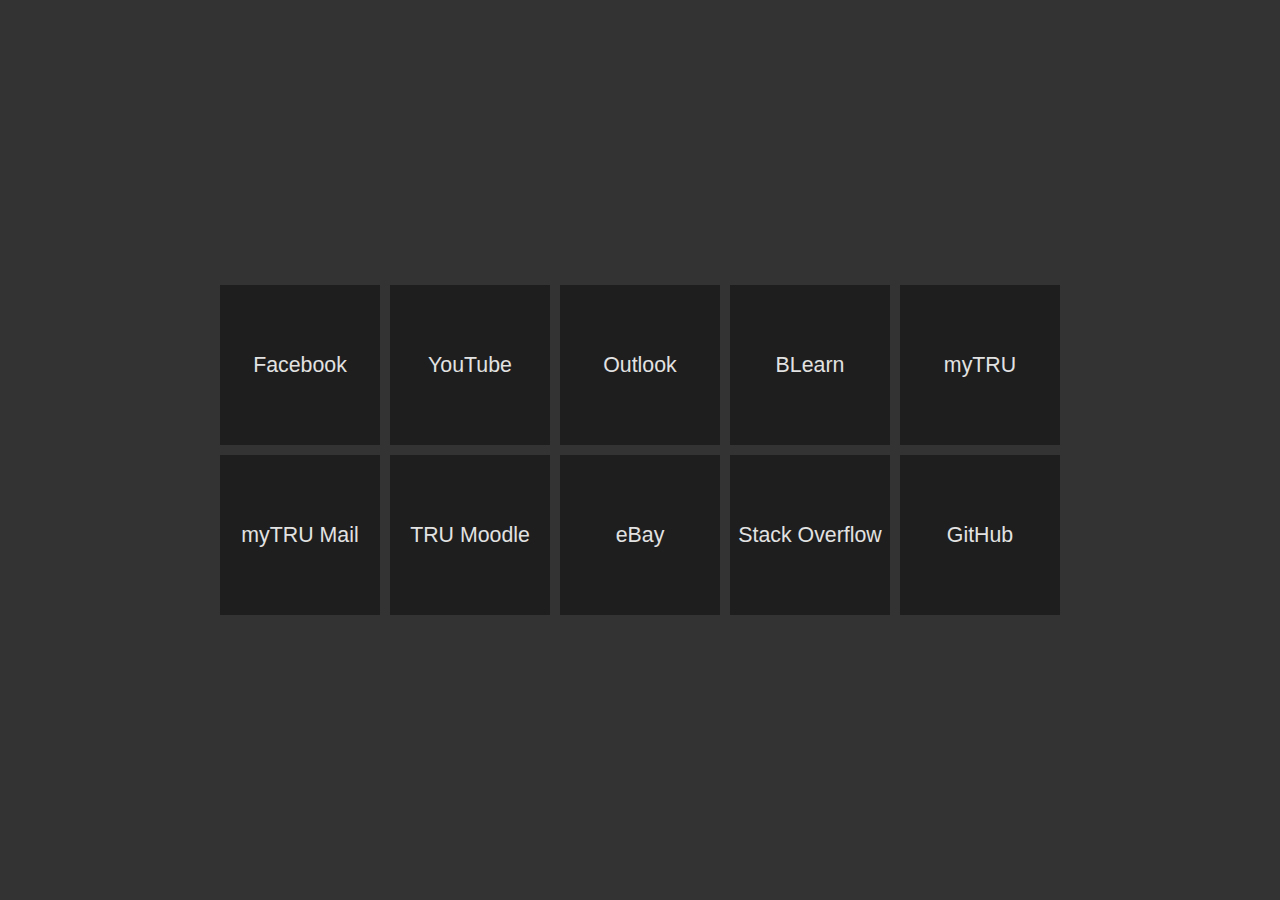
<file: newtab/index.html>
﻿<!DOCTYPE html>
<html>
<head>
    <title>NEW TAB</title>
    <meta charset="utf-8" />
    <link rel="stylesheet" type="text/css" href="main.min.css" />
    
    <script type="text/javascript">
        function donav(url) { window.location = url; }
    </script>
</head>
<body>
    <div class="flexy flex-container">       
        <ul class="flexy tile-container"> 
			<li class="tile" onclick="donav('https://facebook.com')">
				<span>Facebook</span>
			</li>	

			<li class="tile" onclick="donav('https://youtube.com')">
				<span>YouTube</span>
			</li>

			<li class="tile" onclick="donav('https://outlook.com')">
				<span>Outlook</span>
			</li>

			<li class="tile" onclick="donav('https://blearn.tru.ca')">
				<span>BLearn</span>
			</li>

			<li class="tile" onclick="donav('https://mytru.tru.ca')">
				<span>myTRU</span>
			</li>

			<li class="tile" onclick="donav('https://mywebmail.mytru.ca/owa/auth/logon.aspx')">
				<span>myTRU Mail</span>
			</li>

			<li class="tile" onclick="donav('https://moodle.tru.ca')">
				<span>TRU Moodle</span>
			</li>

			<li class="tile" onclick="donav('https://ebay.com')">
				<span>eBay</span>
			</li>

			<li class="tile" onclick="donav('https://stackoverflow.com')">
				<span>Stack Overflow</span>
			</li>

			<li class="tile" onclick="donav('https://github.com')">
				<span>GitHub</span>
			</li>
        </div>
    </div>
</body>
</html>
</file>
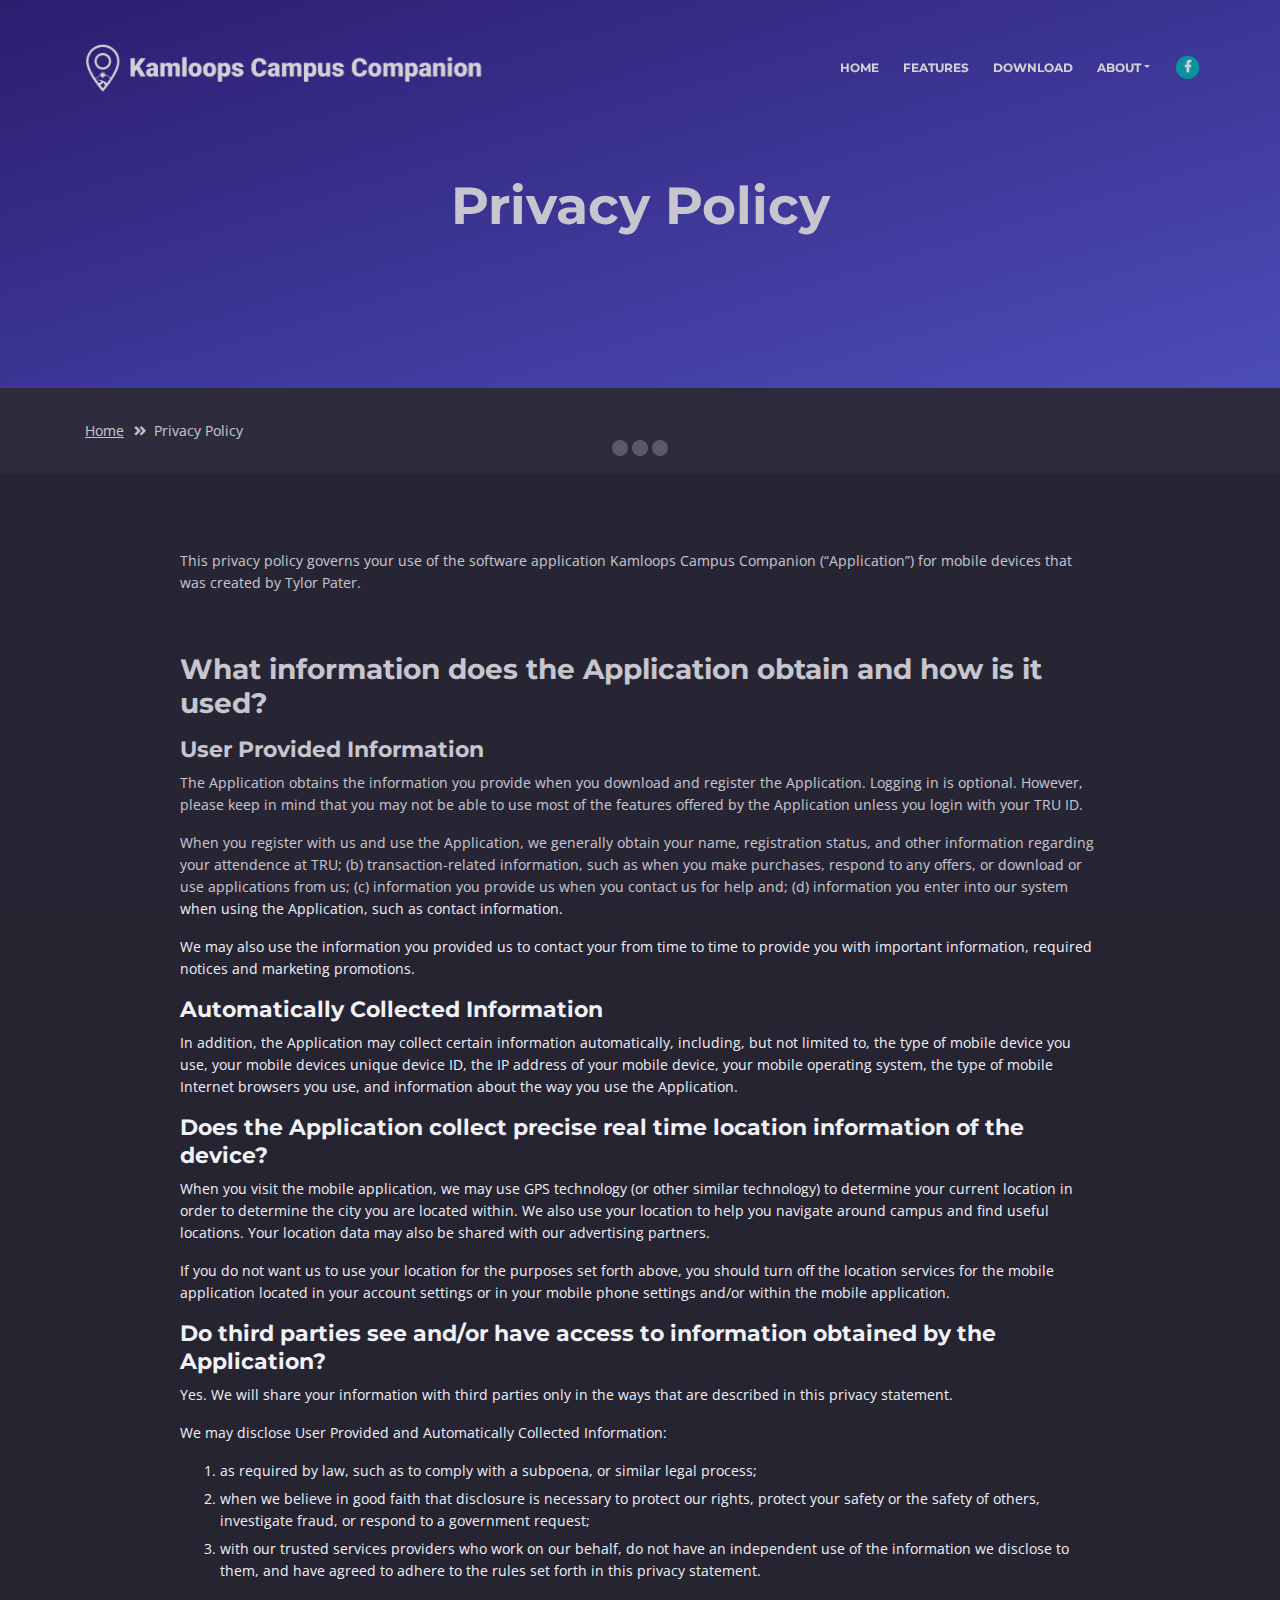
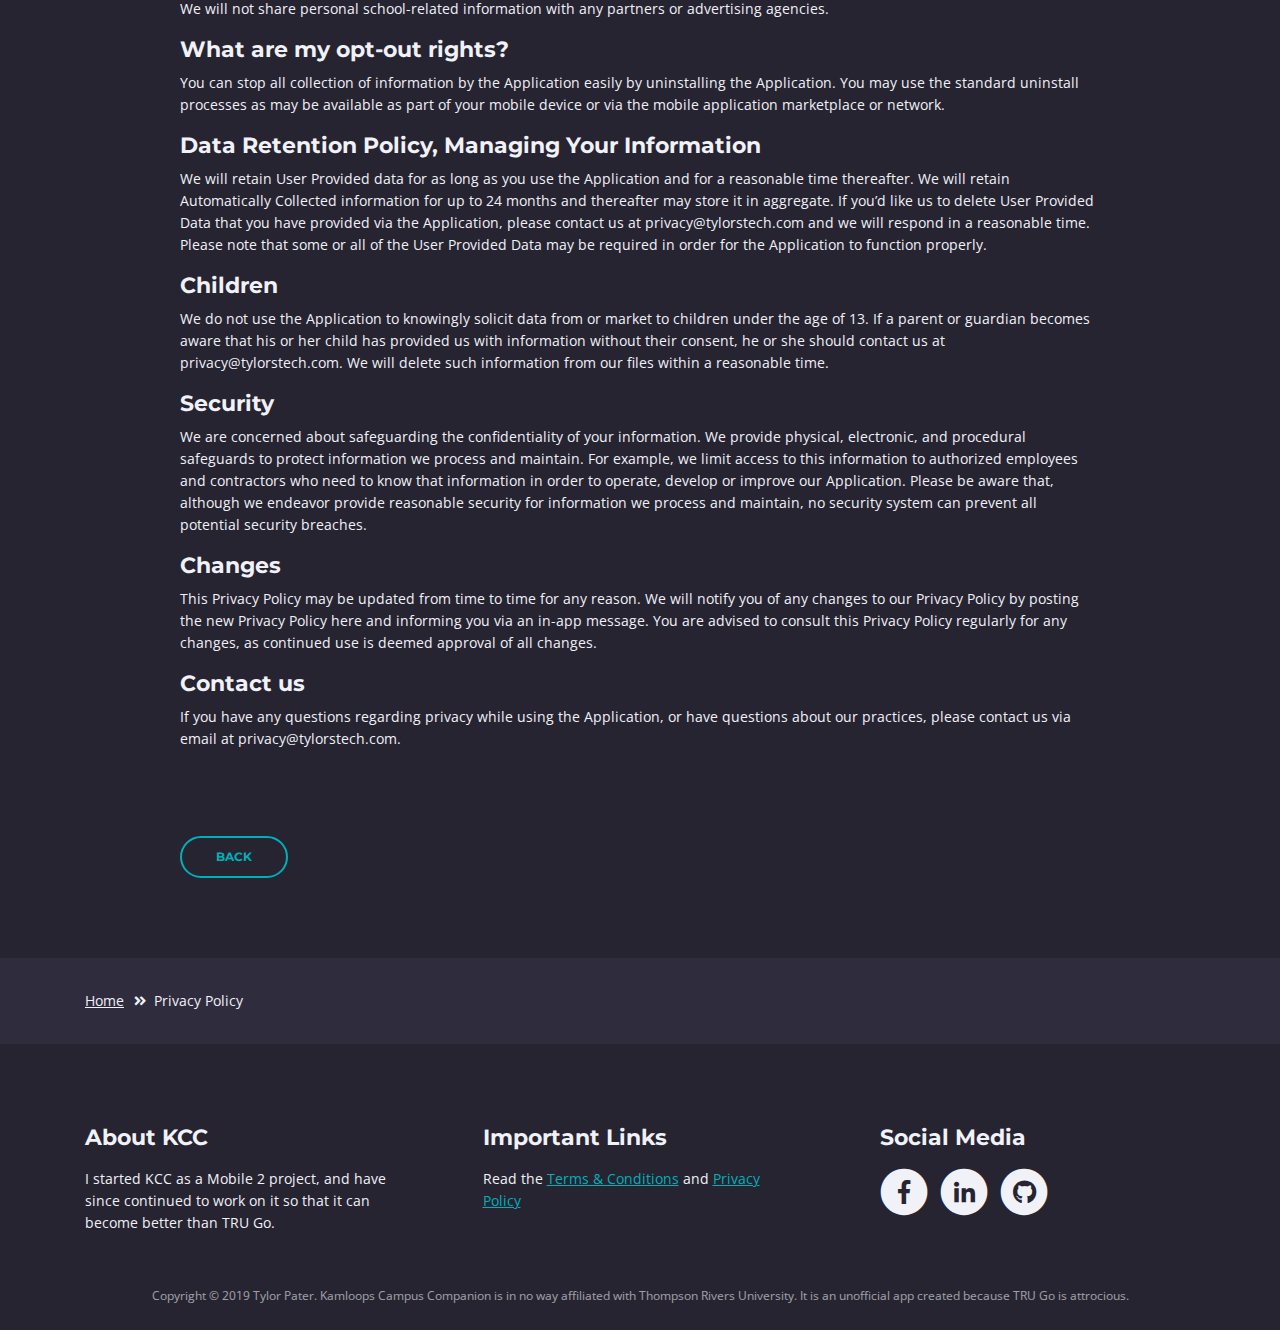
<file: kcc/privacy-policy.html>
<!DOCTYPE html>
<html lang="en">

<head>
    <meta charset="utf-8">
    <meta name="viewport" content="width=device-width, initial-scale=1, shrink-to-fit=no">

    <meta name="description" content="Never be late to class again with this free mobile app.">
    <meta name="author" content="Tylor Pater">

    <!-- OG Meta Tags to improve the way the post looks when you share the page on LinkedIn, Facebook, Google+ -->
    <meta property="og:site_name" content="Kamloops Campus Companion" /> <!-- website name -->
    <meta property="og:site" content="https://tylorstech.com/kcc" /> <!-- website link -->
    <meta property="og:title" content="Kamloops Campus Companion" /> <!-- title shown in the actual shared post -->
    <meta property="og:description"
        content="Never be late to class again with Kamloops Campus Companion, available for free!" />
    <!-- description shown in the actual shared post -->
    <meta property="og:image" content="" /> <!-- image link, make sure it's jpg -->
    <meta property="og:url" content="https://tylorstech.com/kcc?fromog=true" />
    <!-- where do you want your post to link to -->
    <meta property="og:type" content="article" />

    <!-- Website Title -->
    <title>Kamloops Campus Companion - Never be late to class again!</title>

    <!-- Styles -->
    <link href="https://fonts.googleapis.com/css?family=Montserrat:400,600,700" rel="stylesheet">
    <link href="https://fonts.googleapis.com/css?family=Open+Sans:400,400i,700,700i" rel="stylesheet">
    <link href="css/bootstrap.css" rel="stylesheet">
    <link href="css/fontawesome-all.css" rel="stylesheet">
    <link href="css/swiper.css" rel="stylesheet">
    <link href="css/magnific-popup.css" rel="stylesheet">
    <link href="css/styles.css" rel="stylesheet">

    <!-- Global site tag (gtag.js) - Google Analytics -->
    <script async src="https://www.googletagmanager.com/gtag/js?id=G-7BDVP9HHRB"></script>
    <script>
    window.dataLayer = window.dataLayer || [];
    function gtag(){dataLayer.push(arguments);}
    gtag('js', new Date());

    gtag('config', 'G-7BDVP9HHRB');
    </script>

    <!-- Favicon  -->
    <link rel="icon" href="images/KCC-Logo-V2.png">
</head>

<body data-spy="scroll" data-target=".fixed-top">

    <!-- Preloader -->
    <div class="spinner-wrapper">
        <div class="spinner">
            <div class="bounce1"></div>
            <div class="bounce2"></div>
            <div class="bounce3"></div>
        </div>
    </div>
    <!-- end of preloader -->


    <!-- Navbar -->
    <nav class="navbar navbar-expand-md navbar-dark navbar-custom fixed-top">
        <!-- Text Logo - Use this if you don't have a graphic logo -->
        <!-- <a class="navbar-brand logo-text page-scroll" href="index.html">Kamloops Campus Companion</a> -->

        <!-- Image Logo -->
        <a class="navbar-brand logo-image" href="index.html"><img src="images/KCC-Logo-Extended.png" alt="alternative"></a> 
        
        <!-- Mobile Menu Toggle Button -->
        <button class="navbar-toggler" type="button" data-toggle="collapse" data-target="#navbarsExampleDefault"
            aria-controls="navbarsExampleDefault" aria-expanded="false" aria-label="Toggle navigation">
            <span class="navbar-toggler-awesome fas fa-bars"></span>
            <span class="navbar-toggler-awesome fas fa-times"></span>
        </button>
        <!-- end of mobile menu toggle button -->

        <div class="collapse navbar-collapse" id="navbarsExampleDefault">
            <ul class="navbar-nav ml-auto">
                <li class="nav-item">
                    <a class="nav-link page-scroll" href="index.html#header">HOME <span class="sr-only">(current)</span></a>
                </li>
                <li class="nav-item">
                    <a class="nav-link page-scroll" href="index.html#features">FEATURES</a>
                </li>
                <li class="nav-item">
                    <a class="nav-link page-scroll" href="index.html#download">DOWNLOAD</a>
                </li>

                <!-- Dropdown Menu -->
                <li class="nav-item dropdown">
                    <a class="nav-link dropdown-toggle page-scroll" href="#details" id="navbarDropdown" role="button"
                        aria-haspopup="true" aria-expanded="false">ABOUT</a>
                    <div class="dropdown-menu" aria-labelledby="navbarDropdown">
                        <a class="dropdown-item" href="terms-conditions.html"><span class="item-text">TERMS
                                CONDITIONS</span></a>
                        <div class="dropdown-items-divide-hr"></div>
                        <a class="dropdown-item" href="privacy-policy.html"><span class="item-text">PRIVACY
                                POLICY</span></a>
                    </div>
                </li>
                <!-- end of dropdown menu -->
            </ul>
            <span class="nav-item social-icons">
                <span class="fa-stack">
                    <a href="https://www.facebook.com/truonthego">
                        <i class="fas fa-circle fa-stack-2x"></i>
                        <i class="fab fa-facebook-f fa-stack-1x"></i>
                    </a>
                </span>
            </span>
        </div>
    </nav> <!-- end of navbar -->
    <!-- end of navbar -->


    <!-- Header -->
    <header id="header" class="ex-header">
        <div class="container">
            <div class="row">
                <div class="col-md-12">
                    <h1>Privacy Policy</h1>
                </div> <!-- end of col -->
            </div> <!-- end of row -->
        </div> <!-- end of container -->
    </header> <!-- end of ex-header -->
    <!-- end of header -->


    <!-- Breadcrumbs -->
    <div class="ex-basic-1">
        <div class="container">
            <div class="row">
                <div class="col-lg-12">
                    <div class="breadcrumbs">
                        <a href="index.html">Home</a><i class="fa fa-angle-double-right"></i><span>Privacy Policy</span>
                    </div> <!-- end of breadcrumbs -->
                </div> <!-- end of col -->
            </div> <!-- end of row -->
        </div> <!-- end of container -->
    </div> <!-- end of ex-basic-1 -->
    <!-- end of breadcrumbs -->


    <!-- Privacy Content -->
    <div class="ex-basic-2">
        <div class="container">
            <div class="row">
                <div class="col-lg-10 offset-lg-1">
                    <div class="text-container">
                        This privacy policy governs your use of the software application Kamloops Campus Companion
                        (“Application”) for mobile devices that was created by Tylor Pater.
                    </div>
                </div>
            </div>
            <div class="row">
                <div class="col-lg-10 offset-lg-1">
                    <div class="text-container">

                        <h3>What information does the Application obtain and how is it used?</h3>

                        <h4>User Provided Information</h4>
                        <p>
                            The Application obtains the information you provide when you download and register the
                            Application. Logging in is optional. However, please keep in mind that you may not be able
                            to use most of the features offered by the Application unless you login with your TRU ID.
                        </p>
                        <p>
                            When you register with us and use the Application, we generally obtain your name,
                            registration status, and other information regarding your attendence at TRU; (b)
                            transaction-related information, such as when you make purchases, respond to any offers, or
                            download or use applications from us; (c) information you provide us when you contact us for
                            help and; (d) information you enter into our system when using the Application, such as
                            contact information.
                        </p>
                        <p>
                            We may also use the information you provided us to contact your from time to time to provide
                            you with important information, required notices and marketing promotions.
                        </p>

                        <h4>Automatically Collected Information</h4>
                        <p>
                            In addition, the Application may collect certain information automatically, including, but
                            not limited to, the type of mobile device you use, your mobile devices unique device ID, the
                            IP address of your mobile device, your mobile operating system, the type of mobile Internet
                            browsers you use, and information about the way you use the Application.
                        </p>

                        <h4>Does the Application collect precise real time location information of the device?</h4>
                        <p>
                            When you visit the mobile application, we may use GPS technology (or other similar
                            technology) to determine your current location in order to determine the city you are
                            located within. We also use your location to help you navigate around campus and find useful
                            locations. Your location data may also be shared with our advertising partners.
                        </p>
                        <p>
                            If you do not want us to use your location for the purposes set forth above, you should turn
                            off the location services for the mobile application located in your account settings or in
                            your mobile phone settings and/or within the mobile application.
                        </p>

                        <h4>Do third parties see and/or have access to information obtained by the Application?</h4>
                        <p>
                            Yes. We will share your information with third parties only in the ways that are described
                            in this privacy statement.
                        </p>
                        <p>
                            We may disclose User Provided and Automatically Collected Information:
                        </p>
                        <ol class="li-space-lg">
                            <li>as required by law, such as to comply with a subpoena, or similar legal process;</li>
                            <li>when we believe in good faith that disclosure is necessary to protect our rights,
                                protect your safety or the safety of others, investigate fraud, or respond to a
                                government request;</li>
                            <li>with our trusted services providers who work on our behalf, do not have an independent
                                use of the information we disclose to them, and have agreed to adhere to the rules set
                                forth in this privacy statement.</li>
                        </ol>
                        <p>
                            We will not share personal school-related information with any partners or advertising
                            agencies.
                        </p>

                        <h4>What are my opt-out rights?</h4>
                        <p>
                            You can stop all collection of information by the Application easily by uninstalling the
                            Application. You may use the standard uninstall processes as may be available as part of
                            your mobile device or via the mobile application marketplace or network.
                        </p>

                        <h4>Data Retention Policy, Managing Your Information</h4>
                        <p>
                            We will retain User Provided data for as long as you use the Application and for a
                            reasonable time thereafter. We will retain Automatically Collected information for up to 24
                            months and thereafter may store it in aggregate. If you’d like us to delete User Provided
                            Data that you have provided via the Application, please contact us at privacy@tylorstech.com
                            and we will respond in a reasonable time. Please note that some or all of the User Provided
                            Data may be required in order for the Application to function properly.
                        </p>

                        <h4>Children</h4>
                        <p>
                            We do not use the Application to knowingly solicit data from or market to children under the
                            age of 13. If a parent or guardian becomes aware that his or her child has provided us with
                            information without their consent, he or she should contact us at privacy@tylorstech.com. We
                            will delete such information from our files within a reasonable time.
                        </p>

                        <h4>Security</h4>
                        <p>
                            We are concerned about safeguarding the confidentiality of your information. We provide
                            physical, electronic, and procedural safeguards to protect information we process and
                            maintain. For example, we limit access to this information to authorized employees and
                            contractors who need to know that information in order to operate, develop or improve our
                            Application. Please be aware that, although we endeavor provide reasonable security for
                            information we process and maintain, no security system can prevent all potential security
                            breaches.
                        </p>

                        <h4>Changes</h4>
                        <p>
                            This Privacy Policy may be updated from time to time for any reason. We will notify you of
                            any changes to our Privacy Policy by posting the new Privacy Policy here and informing you
                            via an in-app message. You are advised to consult this Privacy Policy regularly for any
                            changes, as continued use is deemed approval of all changes.
                        </p>

                        <h4>Contact us</h4>
                        <p>
                            If you have any questions regarding privacy while using the Application, or have questions
                            about our practices, please contact us via email at privacy@tylorstech.com.
                        </p>
                    </div> <!-- end of text-container-->
                    <a class="btn-outline-reg back" href="index.html">BACK</a>
                </div> <!-- end of col-->
            </div> <!-- end of row -->
        </div> <!-- end of container -->
    </div> <!-- end of ex-basic-2 -->
    <!-- end of privacy content -->

    <!-- Breadcrumbs -->
    <div class="ex-basic-1">
        <div class="container">
            <div class="row">
                <div class="col-lg-12">
                    <div class="breadcrumbs">
                        <a href="index.html">Home</a><i class="fa fa-angle-double-right"></i><span>Privacy Policy</span>
                    </div> <!-- end of breadcrumbs -->
                </div> <!-- end of col -->
            </div> <!-- end of row -->
        </div> <!-- end of container -->
    </div> <!-- end of ex-basic-1 -->
    <!-- end of breadcrumbs -->

    <!-- Footer -->
    <div class="footer">
        <div class="container">
            <div class="row">
                <div class="col-md-4">
                    <div class="footer-col">
                        <h4>About KCC</h4>
                        <p>I started KCC as a Mobile 2 project, and have since continued to work on it so that it can
                            become better than TRU Go.</p>
                    </div>
                </div> <!-- end of col -->
                <div class="col-md-4">
                    <div class="footer-col middle">
                        <h4>Important Links</h4>
                        <div class="media-body">Read the <a class="turquoise" href="terms-conditions.html">Terms &
                                Conditions</a> and <a class="turquoise" href="privacy-policy.html">Privacy Policy</a>
                        </div>
                        </ul>
                    </div>
                </div> <!-- end of col -->
                <div class="col-md-4">
                    <div class="footer-col last">
                        <h4>Social Media</h4>
                        <span class="fa-stack">
                            <a href="https://www.facebook.com/truonthego/">
                                <i class="fas fa-circle fa-stack-2x"></i>
                                <i class="fab fa-facebook-f fa-stack-1x"></i>
                            </a>
                        </span>
                        <span class="fa-stack">
                            <a href="https://www.linkedin.com/in/tylorpater/">
                                <i class="fas fa-circle fa-stack-2x"></i>
                                <i class="fab fa-linkedin-in fa-stack-1x"></i>
                            </a>
                        </span>
                        <span class="fa-stack">
                            <a href="https://github.com/frogcrush">
                                <i class="fas fa-circle fa-stack-2x"></i>
                                <i class="fab fa-github fa-stack-1x"></i>
                            </a>
                        </span>
                    </div>
                </div> <!-- end of col -->
            </div> <!-- end of row -->
        </div> <!-- end of container -->
    </div> <!-- end of footer -->
    <!-- end of footer -->

    <!-- Copyright -->
    <div class="copyright">
        <div class="container">
            <div class="row">
                <div class="col-lg-12">
                    <p class="p-small">Copyright © 2019 Tylor Pater. Kamloops Campus Companion is in no way affiliated
                        with Thompson Rivers University. It is an unofficial app created because TRU Go is attrocious.
                    </p>
                </div> <!-- end of col -->
            </div> <!-- enf of row -->
        </div> <!-- end of container -->
    </div> <!-- end of copyright -->
    <!-- end of copyright -->

    <!-- Scripts -->
    <script src="js/jquery.min.js"></script> <!-- jQuery for Bootstrap's JavaScript plugins -->
    <script src="js/popper.min.js"></script> <!-- Popper tooltip library for Bootstrap -->
    <script src="js/bootstrap.min.js"></script> <!-- Bootstrap framework -->
    <script src="js/jquery.easing.min.js"></script> <!-- jQuery Easing for smooth scrolling between anchors -->
    <script src="js/swiper.min.js"></script> <!-- Swiper for image and text sliders -->
    <script src="js/jquery.magnific-popup.js"></script> <!-- Magnific Popup for lightboxes -->
    <script src="js/morphext.min.js"></script> <!-- Morphtext rotating text in the header -->
    <script src="js/validator.min.js"></script> <!-- Validator.js - Bootstrap plugin that validates forms -->
    <script src="js/scripts.js"></script> <!-- Custom scripts -->
</body>

</html>
</file>
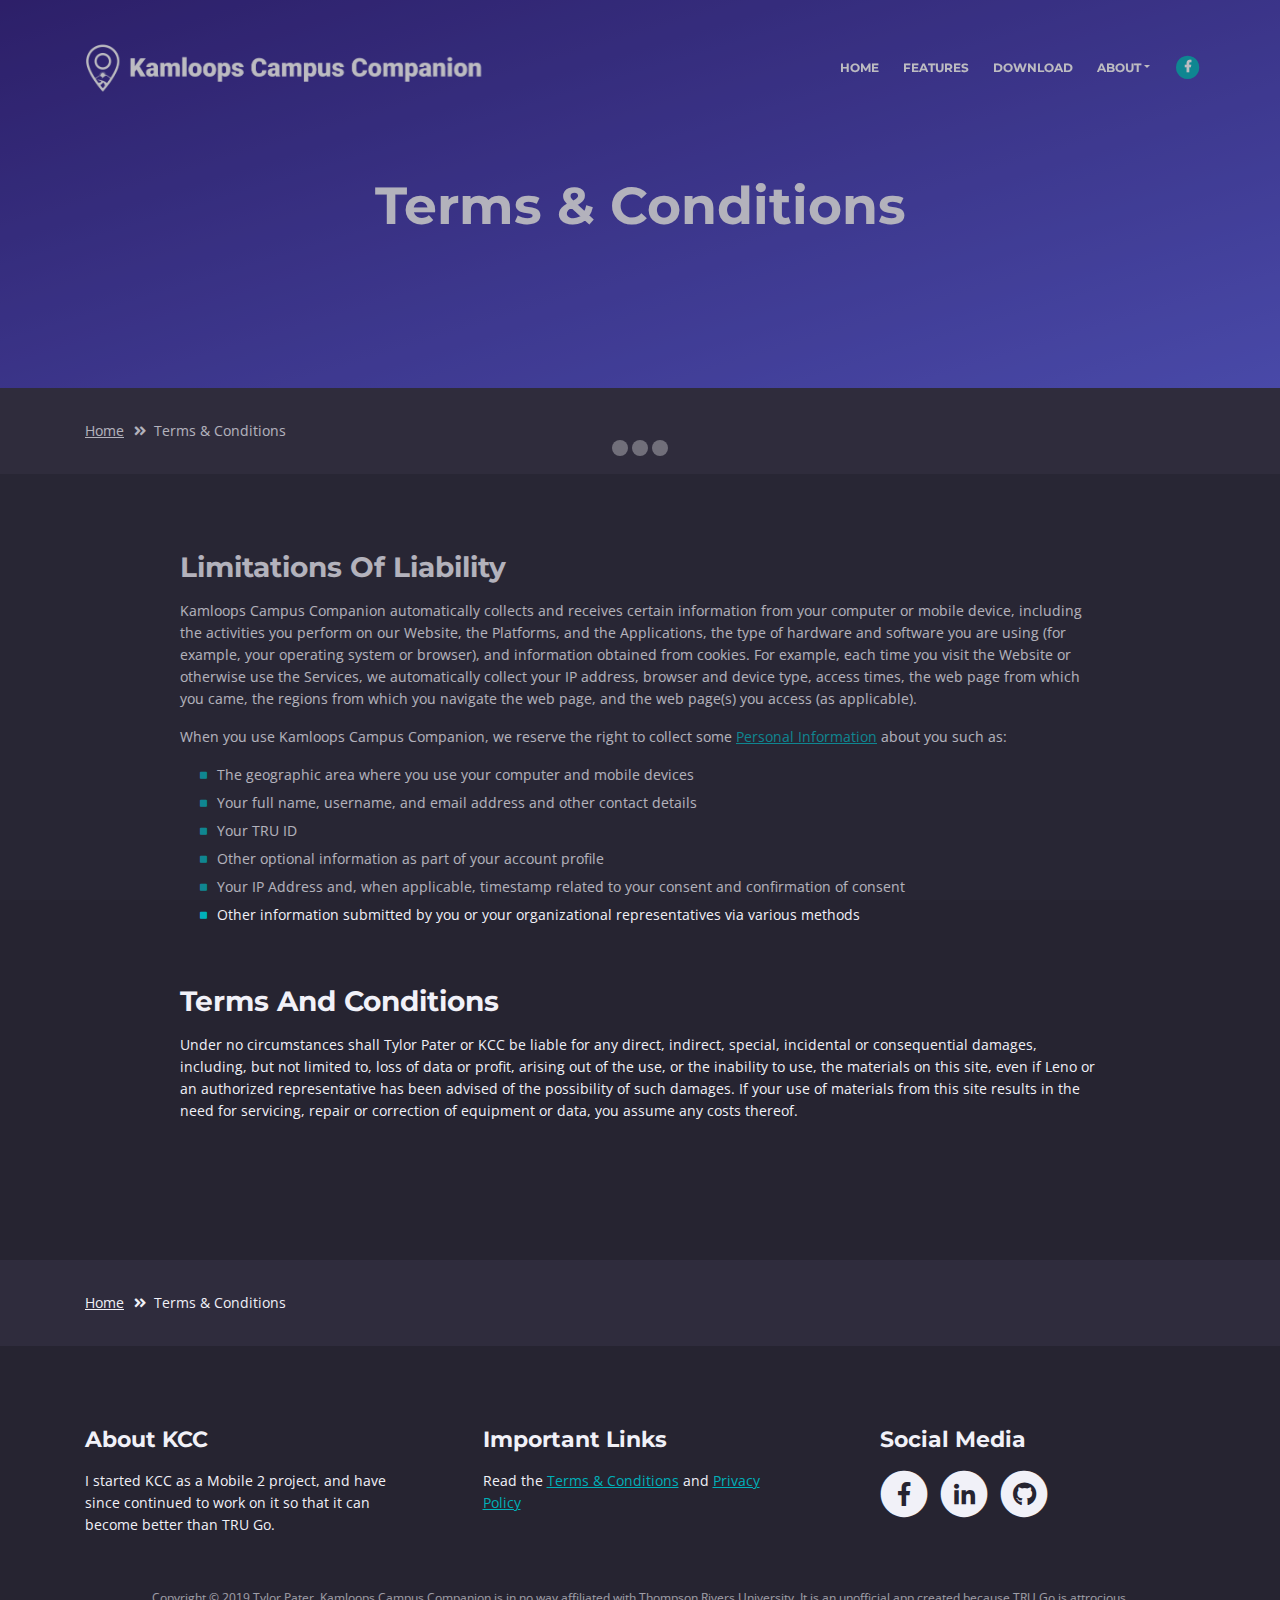
<file: kcc/terms-conditions.html>
<!DOCTYPE html>
<html lang="en">
<head>
    <meta charset="utf-8">
    <meta name="viewport" content="width=device-width, initial-scale=1, shrink-to-fit=no">
    
    <meta name="description" content="Never be late to class again with this free mobile app.">
    <meta name="author" content="Tylor Pater">

    <!-- OG Meta Tags to improve the way the post looks when you share the page on LinkedIn, Facebook, Google+ -->
	<meta property="og:site_name" content="Kamloops Campus Companion" /> <!-- website name -->
	<meta property="og:site" content="https://tylorstech.com/kcc" /> <!-- website link -->
	<meta property="og:title" content="Kamloops Campus Companion"/> <!-- title shown in the actual shared post -->
	<meta property="og:description" content="Never be late to class again with Kamloops Campus Companion, available for free!" /> <!-- description shown in the actual shared post -->
	<meta property="og:image" content="" /> <!-- image link, make sure it's jpg -->
	<meta property="og:url" content="https://tylorstech.com/kcc?fromog=true" /> <!-- where do you want your post to link to -->
	<meta property="og:type" content="article" />

    <!-- Website Title -->
    <title>Kamloops Campus Companion - Never be late to class again!</title>
    
    <!-- Styles -->
    <link href="https://fonts.googleapis.com/css?family=Montserrat:400,600,700" rel="stylesheet">
    <link href="https://fonts.googleapis.com/css?family=Open+Sans:400,400i,700,700i" rel="stylesheet">
    <link href="css/bootstrap.css" rel="stylesheet">
    <link href="css/fontawesome-all.css" rel="stylesheet">
    <link href="css/swiper.css" rel="stylesheet">
	<link href="css/magnific-popup.css" rel="stylesheet">
	<link href="css/styles.css" rel="stylesheet">
    
    <!-- Global site tag (gtag.js) - Google Analytics -->
    <script async src="https://www.googletagmanager.com/gtag/js?id=G-7BDVP9HHRB"></script>
    <script>
    window.dataLayer = window.dataLayer || [];
    function gtag(){dataLayer.push(arguments);}
    gtag('js', new Date());

    gtag('config', 'G-7BDVP9HHRB');
    </script>

	<!-- Favicon  -->
    <link rel="icon" href="images/KCC-Logo-V2.png">
</head>

<body data-spy="scroll" data-target=".fixed-top">
    
    <!-- Preloader -->
	<div class="spinner-wrapper">
        <div class="spinner">
            <div class="bounce1"></div>
            <div class="bounce2"></div>
            <div class="bounce3"></div>
        </div>
    </div>
    <!-- end of preloader -->
    
    <!-- Navbar -->
    <nav class="navbar navbar-expand-md navbar-dark navbar-custom fixed-top">
        <!-- Text Logo - Use this if you don't have a graphic logo -->
        <!-- <a class="navbar-brand logo-text page-scroll" href="index.html">Kamloops Campus Companion</a> -->

        <!-- Image Logo -->
        <a class="navbar-brand logo-image" href="index.html"><img src="images/KCC-Logo-Extended.png" alt="alternative"></a> 
        
        <!-- Mobile Menu Toggle Button -->
        <button class="navbar-toggler" type="button" data-toggle="collapse" data-target="#navbarsExampleDefault" aria-controls="navbarsExampleDefault" aria-expanded="false" aria-label="Toggle navigation">
            <span class="navbar-toggler-awesome fas fa-bars"></span>
            <span class="navbar-toggler-awesome fas fa-times"></span>
        </button>
        <!-- end of mobile menu toggle button -->

        <div class="collapse navbar-collapse" id="navbarsExampleDefault">
            <ul class="navbar-nav ml-auto">
                <li class="nav-item">
                    <a class="nav-link page-scroll" href="index.html#header">HOME <span class="sr-only">(current)</span></a>
                </li>
                <li class="nav-item">
                    <a class="nav-link page-scroll" href="index.html#features">FEATURES</a>
                </li>
                <li class="nav-item">
                    <a class="nav-link page-scroll" href="index.html#download">DOWNLOAD</a>
                </li>

                <!-- Dropdown Menu -->          
                <li class="nav-item dropdown">
                    <a class="nav-link dropdown-toggle page-scroll" href="#details" id="navbarDropdown" role="button" aria-haspopup="true" aria-expanded="false">ABOUT</a>
                    <div class="dropdown-menu" aria-labelledby="navbarDropdown">
                        <a class="dropdown-item" href="terms-conditions.html"><span class="item-text">TERMS CONDITIONS</span></a>
                        <div class="dropdown-items-divide-hr"></div>
                        <a class="dropdown-item" href="privacy-policy.html"><span class="item-text">PRIVACY POLICY</span></a>
                    </div>
                </li>
                <!-- end of dropdown menu -->
            </ul>
            <span class="nav-item social-icons">
                <span class="fa-stack">
                    <a href="https://www.facebook.com/truonthego">
                        <i class="fas fa-circle fa-stack-2x"></i>
                        <i class="fab fa-facebook-f fa-stack-1x"></i>
                    </a>
                </span>
            </span>
        </div>
    </nav> <!-- end of navbar -->
    <!-- end of navbar -->


    <!-- Header -->
    <header id="header" class="ex-header">
        <div class="container">
            <div class="row">
                <div class="col-lg-12">
                    <h1>Terms & Conditions</h1>
                </div> <!-- end of col -->
            </div> <!-- end of row -->
        </div> <!-- end of container -->
    </header> <!-- end of ex-header -->
    <!-- end of header -->


    <!-- Breadcrumbs -->
    <div class="ex-basic-1">
        <div class="container">
            <div class="row">
                <div class="col-lg-12">
                    <div class="breadcrumbs">
                        <a href="index.html">Home</a><i class="fa fa-angle-double-right"></i><span>Terms & Conditions</span>
                    </div> <!-- end of breadcrumbs -->
                </div> <!-- end of col -->
            </div> <!-- end of row -->
        </div> <!-- end of container -->
    </div> <!-- end of ex-basic-1 -->
    <!-- end of breadcrumbs -->


    <!-- Terms Content -->
    <div class="ex-basic-2">
        <div class="container">
            <div class="row">
                <div class="col-lg-10 offset-lg-1">
                    <div class="text-container">
                        <h3>Limitations Of Liability</h3>
                        <p>Kamloops Campus Companion automatically collects and receives certain information from your computer or mobile device, including the activities you perform on our Website, the Platforms, and the Applications, the type of hardware and software you are using (for example, your operating system or browser), and information obtained from cookies. For example, each time you visit the Website or otherwise use the Services, we automatically collect your IP address, browser and device type, access times, the web page from which you came, the regions from which you navigate the web page, and the web page(s) you access (as applicable).</p>
                        <p>When you use Kamloops Campus Companion, we reserve the right to collect some <a class="turquoise" href="privacy-policy.html">Personal Information</a> about you such as:</p>
                        <ul class="list-unstyled li-space-lg indent">
                            <li class="media">
                                <i class="fas fa-square"></i>
                                <div class="media-body">The geographic area where you use your computer and mobile devices</div>
                            </li>
                            <li class="media">
                                <i class="fas fa-square"></i>
                                <div class="media-body">Your full name, username, and email address and other contact details</div>
                            </li>
                            <li class="media">
                                <i class="fas fa-square"></i>
                                <div class="media-body">Your TRU ID</div>
                            </li>
                            <li class="media">
                                <i class="fas fa-square"></i>
                                <div class="media-body">Other optional information as part of your account profile</div>
                            </li>
                            <li class="media">
                                <i class="fas fa-square"></i>
                                <div class="media-body">Your IP Address and, when applicable, timestamp related to your consent and confirmation of consent</div>
                            </li>
                            <li class="media">
                                <i class="fas fa-square"></i>
                                <div class="media-body">Other information submitted by you or your organizational representatives via various methods</div>
                            </li>
                        </ul>
                    </div> <!-- end of text-container -->
                    
                    <div class="text-container">
                        <h3>Terms And Conditions</h3>
                        <p>Under no circumstances shall Tylor Pater or KCC be liable for any direct, indirect, special, incidental or consequential damages, including, but not limited to, loss of data or profit, arising out of the use, or the inability to use, the materials on this site, even if Leno or an authorized representative has been advised of the possibility of such damages. If your use of materials from this site results in the need for servicing, repair or correction of equipment or data, you assume any costs thereof.</p>
                    </div> <!-- end of text-container -->
                </div>
            </div> <!-- end of row -->
        </div> <!-- end of container -->
    </div> <!-- end of ex-basic -->
    <!-- end of terms content -->

    
    <!-- Breadcrumbs -->
    <div class="ex-basic-1">
        <div class="container">
            <div class="row">
                <div class="col-lg-12">
                    <div class="breadcrumbs">
                        <a href="index.html">Home</a><i class="fa fa-angle-double-right"></i><span>Terms & Conditions</span>
                    </div> <!-- end of breadcrumbs -->
                </div> <!-- end of col -->
            </div> <!-- end of row -->
        </div> <!-- end of container -->
    </div> <!-- end of ex-basic-1 -->
    <!-- end of breadcrumbs -->


    <!-- Footer -->
    <div class="footer">
        <div class="container">
            <div class="row">
                <div class="col-md-4">
                    <div class="footer-col">
                        <h4>About KCC</h4>
                        <p>I started KCC as a Mobile 2 project, and have since continued to work on it so that it can become better than TRU Go.</p>
                    </div>
                </div> <!-- end of col -->
                <div class="col-md-4">
                    <div class="footer-col middle">
                        <h4>Important Links</h4>
                                <div class="media-body">Read the <a class="turquoise" href="terms-conditions.html">Terms & Conditions</a> and <a class="turquoise" href="privacy-policy.html">Privacy Policy</a></div>                          
                        </ul>
                    </div>
                </div> <!-- end of col -->
                <div class="col-md-4">
                    <div class="footer-col last">
                        <h4>Social Media</h4>
                        <span class="fa-stack">
                            <a href="https://www.facebook.com/truonthego/">
                                <i class="fas fa-circle fa-stack-2x"></i>
                                <i class="fab fa-facebook-f fa-stack-1x"></i>
                            </a>
                        </span>
                        <span class="fa-stack">
                            <a href="https://www.linkedin.com/in/tylorpater/">
                                <i class="fas fa-circle fa-stack-2x"></i>
                                <i class="fab fa-linkedin-in fa-stack-1x"></i>
                            </a>
                        </span>
                        <span class="fa-stack">
                            <a href="https://github.com/frogcrush">
                                <i class="fas fa-circle fa-stack-2x"></i>
                                <i class="fab fa-github fa-stack-1x"></i>
                            </a>
                        </span>
                    </div> 
                </div> <!-- end of col -->
            </div> <!-- end of row -->
        </div> <!-- end of container -->
    </div> <!-- end of footer -->  
    <!-- end of footer -->


    <!-- Copyright -->
    <div class="copyright">
        <div class="container">
            <div class="row">
                <div class="col-lg-12">
                    <p class="p-small">Copyright © 2019 Tylor Pater. Kamloops Campus Companion is in no way affiliated with Thompson Rivers University. It is an unofficial app created because TRU Go is attrocious.</p>
                </div> <!-- end of col -->
            </div> <!-- enf of row -->
        </div> <!-- end of container -->
    </div> <!-- end of copyright --> 
    <!-- end of copyright -->
    
    	
    <!-- Scripts -->
    <script src="js/jquery.min.js"></script> <!-- jQuery for Bootstrap's JavaScript plugins -->
    <script src="js/popper.min.js"></script> <!-- Popper tooltip library for Bootstrap -->
    <script src="js/bootstrap.min.js"></script> <!-- Bootstrap framework -->
    <script src="js/jquery.easing.min.js"></script> <!-- jQuery Easing for smooth scrolling between anchors -->
    <script src="js/swiper.min.js"></script> <!-- Swiper for image and text sliders -->
    <script src="js/jquery.magnific-popup.js"></script> <!-- Magnific Popup for lightboxes -->
    <script src="js/morphext.min.js"></script> <!-- Morphtext rotating text in the header -->
    <script src="js/validator.min.js"></script> <!-- Validator.js - Bootstrap plugin that validates forms -->
    <script src="js/scripts.js"></script> <!-- Custom scripts -->
</body>
</html>
</file>
<file: res/css/styles.css>
html, body {
    margin: 0;
    padding: 0;
    font-family: Roboto, Segoe UI, Open Sans, Arial;
    height: 100%;
    background: white;
    background-image: url('/res/img/website-background.png');
    background-size: cover;
    background-attachment: fixed;
    background-repeat: no-repeat;
}

.home h3{
    font-weight: normal;
}

a, a:hover, a:visited {
    color: #00B2FF;
}

.blue {
    color: #00B2FF;
}

.thin {
    font-weight: 100;
}

.navbar-brand, .social-icons {
    font-size: 24pt;
    font-weight: bold;
}

.social-icons, .social-icons a {
    color: white;
    opacity: 0.6;
}

.home {
    display: flex;
    background: linear-gradient(234.4deg, #0C0C0C 0%, #1D1D1D 100.23%);
    color: white;
    height: 100%;
    width: 100%;
    align-items: center;
    justify-content: center;
}

.home-text {
    max-width: 750px;

}

.project, .project .row, #about, #about .row, .jobDesc, .jobDesc .row {
    height: 100%;
}

.project, #about, .jobDesc {
    display: flex;
    justify-content: center;
}

.project .row, #about .row, .jobDesc .row {
    width: 75%;
}

.project .header, #about .header, .jobDesc .header {
    font-weight: 100;
    font-size: 36pt;
}

.project img, #about img {
    height: auto;
    max-width: 265px;
    max-height: 506px;
}

#about img {
    border-radius: 25px;
}

.section-separator {
    width: 100%;
    display: flex;
    align-items: center;
    justify-content: center;
    font-size: 32pt;
    color: white;
    background: linear-gradient(234.4deg, #0C0C0C 0%, #1D1D1D 100.23%);
    height: 100px;
    text-transform: uppercase;
    font-weight: bold;
    box-shadow: 0px 0px 50px -20px rgba(0,0,0,0.75);

}
</file>
<file: kcc/css/styles.css>
/* Template: Juno - Multipurpose Landing Page Pack
   Author: InovatikThemes
   Created: Mar 2019
   Description: Master CSS file
*/

/*****************************************
Table Of Contents:

01. General Styles
02. Preloader
03. Navigation
04. Header
05. Features
******************************************/

/*****************************************
Colors:

- Text, navbar links - white #f1f1f8
- Buttons, bullets, icons - turquoise #00c9db
- Navbar - navy #4633af now 003e51
- Backgrounds - dark denim #262431
- Backgrounds - denim #2f2c3d
******************************************/


/******************************/
/*     01. General Styles     */
/******************************/
body,
html {
    width: 100%;
	height: 100%;
}

body, p {
	color: #f1f1f8; 
	font: 400 0.875rem/1.375rem "Open Sans", sans-serif;
}

.p-large {
	color: #f1f1f8;
	font: 400 1rem/1.5rem "Open Sans", sans-serif;
}

.p-small {
	color: #f1f1f8;
	font: 400 0.75rem/1.25rem "Open Sans", sans-serif;
}

.p-heading {
	margin-bottom: 3.75rem;
	text-align: center;
}

.li-space-lg li {
	margin-bottom: 0.375rem;
}

.indent {
	padding-left: 1.25rem;
}

h1 {
	color: #f1f1f8;
	font: 700 2.5rem/2.875rem "Montserrat", sans-serif;
}

h2 {
	color: #f1f1f8;
	font: 700 2.25rem/2.75rem "Montserrat", sans-serif;
}

h3 {
	color: #f1f1f8;
	font: 700 1.75rem/2.125rem "Montserrat", sans-serif;
}

h4 {
	color: #f1f1f8;
	font: 700 1.375rem/1.75rem "Montserrat", sans-serif;
}

h5 {
	color: #f1f1f8;
	font: 700 1.125rem/1.625rem "Montserrat", sans-serif;
}

h6 {
	color: #f1f1f8;
	font: 700 1rem/1.5rem "Montserrat", sans-serif;
}

a {
	color: #f1f1f8;
	text-decoration: underline;
}

a:hover {
	color: #f1f1f8;
	text-decoration: underline;
}

a.turquoise {
	color: #00b0b9;
}

a.white {
	color: #fff;
}

.testimonial-text {
	font: italic 400 1rem/1.5rem "Open Sans", sans-serif;
}

.testimonial-author {
	font: 700 1rem/1.5rem "Montserrat", sans-serif;
}

.btn-solid-reg {
	display: inline-block;
	padding: 1.1875rem 2.125rem 1.1875rem 2.125rem;
	border: 0.125rem solid #00b0b9;
	border-radius: 2rem;
	background-color: #00b0b9;
	color: #fff;
	font: 700 0.75rem/0 "Montserrat", sans-serif;
	text-decoration: none;
	transition: all 0.2s;
}

.btn-solid-reg:hover {
	background-color: transparent;
	color: #00b0b9;
	text-decoration: none;
}

.btn-solid-lg {
	display: inline-block;
	padding: 1.375rem 2.625rem 1.375rem 2.625rem;
	border: 0.125rem solid #00b0b9;
	border-radius: 2rem;
	background-color: #00b0b9;
	color: #fff;
	font: 700 0.75rem/0 "Montserrat", sans-serif;
	text-decoration: none;
	transition: all 0.2s;
}

.btn-solid-lg:hover {
	background-color: transparent;
	color: #00b0b9;
	text-decoration: none;
}

.btn-solid-lg .fab {
	margin-right: 0.5rem;
	font-size: 1.25rem;
	line-height: 0;
	vertical-align: top;
}

.btn-solid-lg .fab.fa-google-play {
	font-size: 1rem;
}

.btn-outline-reg {
	display: inline-block;
	padding: 1.1875rem 2.125rem 1.1875rem 2.125rem;
	border: 0.125rem solid #00b0b9;
	border-radius: 2rem;
	background-color: transparent;
	color: #00b0b9;
	font: 700 0.75rem/0 "Montserrat", sans-serif;
	text-decoration: none;
	transition: all 0.2s;
}

.btn-outline-reg:hover {
	background-color: #00b0b9;
	color: #fff;
	text-decoration: none;
}

.btn-outline-lg {
	display: inline-block;
	padding: 1.375rem 2.625rem 1.375rem 2.625rem;
	border: 0.125rem solid #00b0b9;
	border-radius: 2rem;
	background-color: transparent;
	color: #00b0b9;
	font: 700 0.75rem/0 "Montserrat", sans-serif;
	text-decoration: none;
	transition: all 0.2s;
}

.btn-outline-lg:hover {
	background-color: #00b0b9;
	color: #fff;
	text-decoration: none;
}

.btn-outline-sm {
	display: inline-block;
	padding: 1rem 1.625rem 0.875rem 1.625rem;
	border: 0.125rem solid #00b0b9;
	border-radius: 2rem;
	background-color: transparent;
	color: #00b0b9;
	font: 700 0.625rem/0 "Montserrat", sans-serif;
	text-decoration: none;
	transition: all 0.2s;
}

.btn-outline-sm:hover {
	background-color: #00b0b9;
	color: #fff;
	text-decoration: none;
}

.form-group {
	position: relative;
	margin-bottom: 1.25rem;
}

.form-group.has-error.has-danger {
	margin-bottom: 0.625rem;
}

.form-group.has-error.has-danger .help-block.with-errors ul {
	margin-top: 0.375rem;
}

.label-control {
	position: absolute;
	top: 0.87rem;
	left: 1.375rem;
	color: #f1f1f8;
	opacity: 1;
	font: 400 0.875rem/1.375rem "Open Sans", sans-serif;
	cursor: text;
	transition: all 0.2s ease;
}

/* IE10+ hack to solve lower label text position compared to the rest of the browsers */
@media screen and (-ms-high-contrast: active), screen and (-ms-high-contrast: none) {  
	.label-control {
		top: 0.9375rem;
	}
}

.form-control-input:focus + .label-control,
.form-control-input.notEmpty + .label-control,
.form-control-textarea:focus + .label-control,
.form-control-textarea.notEmpty + .label-control {
	top: 0.125rem;
	opacity: 1;
	font-size: 0.75rem;
	font-weight: 700;
}

.form-control-input,
.form-control-select {
	display: block; /* needed for proper display of the label in Firefox, IE, Edge */
	width: 100%;
	padding-top: 1.0625rem;
	padding-bottom: 0.0625rem;
	padding-left: 1.3125rem;
	border: 1px solid #9791ae;
	border-radius: 0.25rem;
	background-color: #413d52;
	color: #f1f1f8;
	font: 400 0.875rem/1.875rem "Open Sans", sans-serif;
	transition: all 0.2s;
	-webkit-appearance: none; /* removes inner shadow on form inputs on ios safari */
}

.form-control-select {
	padding-top: 0.5rem;
	padding-bottom: 0.5rem;
	height: 3rem;
}

/* IE10+ hack to solve lower label text position compared to the rest of the browsers */
@media screen and (-ms-high-contrast: active), screen and (-ms-high-contrast: none) {  
	.form-control-input {
		padding-top: 1.25rem;
		padding-bottom: 0.75rem;
		line-height: 1.75rem;
	}

	.form-control-select {
		padding-top: 0.875rem;
		padding-bottom: 0.75rem;
		height: 3.125rem;
		line-height: 2.125rem;
	}
}

select {
    /* you should keep these first rules in place to maintain cross-browser behavior */
    -webkit-appearance: none;
	-moz-appearance: none;
	-ms-appearance: none;
    -o-appearance: none;
    appearance: none;
    background-image: url('../images/down-arrow.png');
    background-position: 96% 50%;
    background-repeat: no-repeat;
    outline: none;
}

select::-ms-expand {
    display: none; /* removes the ugly default down arrow on select form field in IE11 */
}

.form-control-textarea {
	display: block; /* used to eliminate a bottom gap difference between Chrome and IE/FF */
	width: 100%;
	height: 8rem; /* used instead of html rows to normalize height between Chrome and IE/FF */
	padding-top: 1.25rem;
	padding-left: 1.3125rem;
	border: 1px solid #9791ae;
	border-radius: 0.25rem;
	background-color: #413d52;
	color: #f1f1f8;
	font: 400 0.875rem/1.75rem "Open Sans", sans-serif;
	transition: all 0.2s;
}

.form-control-input:focus,
.form-control-select:focus,
.form-control-textarea:focus {
	border: 1px solid #f1f1f8;
	outline: none; /* Removes blue border on focus */
}

.form-control-input:hover,
.form-control-select:hover,
.form-control-textarea:hover {
	border: 1px solid #f1f1f8;
}

.checkbox {
	font: 400 0.75rem/1.25rem "Open Sans", sans-serif;
}

input[type='checkbox'] {
	vertical-align: -15%;
	margin-right: 0.375rem;
}

/* IE10+ hack to raise checkbox field position compared to the rest of the browsers */
@media screen and (-ms-high-contrast: active), screen and (-ms-high-contrast: none) {  
	input[type='checkbox'] {
		vertical-align: -9%;
	}
}

.form-control-submit-button {
	display: inline-block;
	width: 100%;
	height: 3.125rem;
	border: 1px solid #00b0b9;
	border-radius: 1.5rem;
	background-color: #00b0b9;
	color: #fff;
	font: 700 0.75rem/1.75rem "Montserrat", sans-serif;
	cursor: pointer;
	transition: all 0.2s;
}

.form-control-submit-button:hover {
	background-color: transparent;
	color: #00b0b9;
}

/* Form Success And Error Message Formatting */
#cmsgSubmit.h3.text-center.tada.animated,
#pmsgSubmit.h3.text-center.tada.animated,
#cmsgSubmit.h3.text-center,
#pmsgSubmit.h3.text-center {
	display: block;
	margin-bottom: 0;
	color: #f1f1f8;
	font: 400 1.125rem/1rem "Open Sans", sans-serif;
}

.help-block.with-errors .list-unstyled {
	color: #f1f1f8;
	font-size: 0.75rem;
	line-height: 1.125rem;
	text-align: left;
}

.help-block.with-errors ul {
	margin-bottom: 0;
}
/* end of form success and error message formatting */

/* Form Success And Error Message Animation - Animate.css */
@-webkit-keyframes tada {
	from {
		-webkit-transform: scale3d(1, 1, 1);
		-ms-transform: scale3d(1, 1, 1);
		transform: scale3d(1, 1, 1);
	}
	10%, 20% {
		-webkit-transform: scale3d(.9, .9, .9) rotate3d(0, 0, 1, -3deg);
		-ms-transform: scale3d(.9, .9, .9) rotate3d(0, 0, 1, -3deg);
		transform: scale3d(.9, .9, .9) rotate3d(0, 0, 1, -3deg);
	}
	30%, 50%, 70%, 90% {
		-webkit-transform: scale3d(1.1, 1.1, 1.1) rotate3d(0, 0, 1, 3deg);
		-ms-transform: scale3d(1.1, 1.1, 1.1) rotate3d(0, 0, 1, 3deg);
		transform: scale3d(1.1, 1.1, 1.1) rotate3d(0, 0, 1, 3deg);
	}
	40%, 60%, 80% {
		-webkit-transform: scale3d(1.1, 1.1, 1.1) rotate3d(0, 0, 1, -3deg);
		-ms-transform: scale3d(1.1, 1.1, 1.1) rotate3d(0, 0, 1, -3deg);
		transform: scale3d(1.1, 1.1, 1.1) rotate3d(0, 0, 1, -3deg);
	}
	to {
		-webkit-transform: scale3d(1, 1, 1);
		-ms-transform: scale3d(1, 1, 1);
		transform: scale3d(1, 1, 1);
	}
}

@keyframes tada {
	from {
		-webkit-transform: scale3d(1, 1, 1);
		-ms-transform: scale3d(1, 1, 1);
		transform: scale3d(1, 1, 1);
	}
	10%, 20% {
		-webkit-transform: scale3d(.9, .9, .9) rotate3d(0, 0, 1, -3deg);
		-ms-transform: scale3d(.9, .9, .9) rotate3d(0, 0, 1, -3deg);
		transform: scale3d(.9, .9, .9) rotate3d(0, 0, 1, -3deg);
	}
	30%, 50%, 70%, 90% {
		-webkit-transform: scale3d(1.1, 1.1, 1.1) rotate3d(0, 0, 1, 3deg);
		-ms-transform: scale3d(1.1, 1.1, 1.1) rotate3d(0, 0, 1, 3deg);
		transform: scale3d(1.1, 1.1, 1.1) rotate3d(0, 0, 1, 3deg);
	}
	40%, 60%, 80% {
		-webkit-transform: scale3d(1.1, 1.1, 1.1) rotate3d(0, 0, 1, -3deg);
		-ms-transform: scale3d(1.1, 1.1, 1.1) rotate3d(0, 0, 1, -3deg);
		transform: scale3d(1.1, 1.1, 1.1) rotate3d(0, 0, 1, -3deg);
	}
	to {
		-webkit-transform: scale3d(1, 1, 1);
		-ms-transform: scale3d(1, 1, 1);
		transform: scale3d(1, 1, 1);
	}
}

.tada {
	-webkit-animation-name: tada;
	animation-name: tada;
}

.animated {
	-webkit-animation-duration: 1s;
	animation-duration: 1s;
	-webkit-animation-fill-mode: both;
	animation-fill-mode: both;
}
/* end of form success and error message animation - Animate.css */

/* Fade-move Animation For Lightbox - Magnific Popup */
/* at start */
.my-mfp-slide-bottom .zoom-anim-dialog {
	opacity: 0;
	transition: all 0.2s ease-out;
	-webkit-transform: translateY(-1.25rem) perspective(37.5rem) rotateX(10deg);
	-ms-transform: translateY(-1.25rem) perspective(37.5rem) rotateX(10deg);
	transform: translateY(-1.25rem) perspective(37.5rem) rotateX(10deg);
}

/* animate in */
.my-mfp-slide-bottom.mfp-ready .zoom-anim-dialog {
	opacity: 1;
	-webkit-transform: translateY(0) perspective(37.5rem) rotateX(0); 
	-ms-transform: translateY(0) perspective(37.5rem) rotateX(0); 
	transform: translateY(0) perspective(37.5rem) rotateX(0); 
}

/* animate out */
.my-mfp-slide-bottom.mfp-removing .zoom-anim-dialog {
	opacity: 0;
	-webkit-transform: translateY(-0.625rem) perspective(37.5rem) rotateX(10deg); 
	-ms-transform: translateY(-0.625rem) perspective(37.5rem) rotateX(10deg); 
	transform: translateY(-0.625rem) perspective(37.5rem) rotateX(10deg); 
}

/* dark overlay, start state */
.my-mfp-slide-bottom.mfp-bg {
	opacity: 0;
	transition: opacity 0.2s ease-out;
}

/* animate in */
.my-mfp-slide-bottom.mfp-ready.mfp-bg {
	opacity: 0.8;
}
/* animate out */
.my-mfp-slide-bottom.mfp-removing.mfp-bg {
	opacity: 0;
}
/* end of fade-move animation for lightbox - magnific popup */

/* Fade Animation For Image Slider - Magnific Popup */
@-webkit-keyframes fadeIn {
	from {
		opacity: 0;
	}
	to {
		opacity: 1;
	}
}

@keyframes fadeIn {
	from {
		opacity: 0;
	}
	to {
		opacity: 1;
	}
}

.fadeIn {
	-webkit-animation: fadeIn 0.6s;
	animation: fadeIn 0.6s;
}

@-webkit-keyframes fadeOut {
	from {
		opacity: 1;
	}
	to {
		opacity: 0;
	}
}

@keyframes fadeOut {
	from {
		opacity: 1;
	}
	to {
		opacity: 0;
	}
}

.fadeOut {
	-webkit-animation: fadeOut 0.8s;
	animation: fadeOut 0.8s;
}
/* end of fade animation for image slider - magnific popup */


/*************************/
/*     02. Preloader     */
/*************************/
.spinner-wrapper {
	position: fixed;
	z-index: 999999;
	top: 0;
	right: 0;
	bottom: 0;
	left: 0;
	background: #2f2c3d;
}

.spinner {
	position: absolute;
	top: 50%; /* centers the loading animation vertically one the screen */
	left: 50%; /* centers the loading animation horizontally one the screen */
	width: 3.75rem;
	height: 1.25rem;
	margin: -0.625rem 0 0 -1.875rem; /* is width and height divided by two */ 
	text-align: center;
}

.spinner > div {
	display: inline-block;
	width: 1rem;
	height: 1rem;
	border-radius: 100%;
	background-color: #fff;
	-webkit-animation: sk-bouncedelay 1.4s infinite ease-in-out both;
	animation: sk-bouncedelay 1.4s infinite ease-in-out both;
}

.spinner .bounce1 {
	-webkit-animation-delay: -0.32s;
	animation-delay: -0.32s;
}

.spinner .bounce2 {
	-webkit-animation-delay: -0.16s;
	animation-delay: -0.16s;
}

@-webkit-keyframes sk-bouncedelay {
	0%, 80%, 100% { -webkit-transform: scale(0); }
	40% { -webkit-transform: scale(1.0); }
}

@keyframes sk-bouncedelay {
	0%, 80%, 100% { 
		-webkit-transform: scale(0);
		-ms-transform: scale(0);
		transform: scale(0);
	} 40% { 
		-webkit-transform: scale(1.0);
		-ms-transform: scale(1.0);
		transform: scale(1.0);
	}
}


/**************************/
/*     03. Navigation     */
/**************************/
.navbar-custom {
	background-color: #003e51;
	box-shadow: 0 0.0625rem 0.375rem 0 rgba(0, 0, 0, 0.1);
	font: 700 0.75rem/2rem "Montserrat", sans-serif;
	transition: all 0.2s;
}

.navbar-custom .navbar-brand.logo-image img {    
	max-height: 32px;
	margin-bottom: 1px;
	-webkit-backface-visibility: hidden;
	backface-visibility: hidden;
}



.navbar-custom .navbar-brand.logo-text {
	font: 700 2.375rem/1.5rem "Montserrat", sans-serif;
	color: #fff;
	letter-spacing: -0.5px;
	text-decoration: none;
}

.navbar-custom .navbar-nav {
	margin-top: 0.75rem;
}

.navbar-custom .nav-item .nav-link {
	padding: 0 0.75rem 0 0.75rem;
	color: #fff;
	text-decoration: none;
	transition: all 0.2s ease;
}

.navbar-custom .nav-item .nav-link:hover,
.navbar-custom .nav-item .nav-link.active {
	color: #00b0b9;
}

/* Dropdown Menu */
.navbar-custom .dropdown:hover > .dropdown-menu {
	display: block; /* this makes the dropdown menu stay open while hovering it */
	min-width: auto;
	animation: fadeDropdown 0.2s; /* required for the fade animation */
}

@keyframes fadeDropdown {
    0% {
        opacity: 0;
    }

    100% {
        opacity: 1;
    }
}

.navbar-custom .dropdown-toggle:focus { /* removes dropdown outline on focus  */
	outline: 0;
}

.navbar-custom .dropdown-menu {
	margin-top: 0;
	border: none;
	border-radius: 0.25rem;
	background-color: #003e51;
}

.navbar-custom .dropdown-item {
	color: #fff;
	text-decoration: none;
}

.navbar-custom .dropdown-item:hover {
	background-color: #003e51;
}

.navbar-custom .dropdown-item .item-text {
	font: 700 0.75rem/1.5rem "Montserrat", sans-serif;
}

.navbar-custom .dropdown-item:hover .item-text {
	color: #00b0b9;
}

.navbar-custom .dropdown-items-divide-hr {
	width: 100%;
	height: 1px;
	margin: 0.25rem auto 0.25rem auto;
	border: none;
	background-color: #b5bcc4;
	opacity: 0.2;
}
/* end of dropdown menu */

.navbar-custom .social-icons {
	display: none;
}

.navbar-custom .navbar-toggler {
	border: none;
	color: #fff;
	font-size: 2rem;
}

.navbar-custom button[aria-expanded='false'] .navbar-toggler-awesome.fas.fa-times{
	display: none;
}

.navbar-custom button[aria-expanded='false'] .navbar-toggler-awesome.fas.fa-bars{
	display: inline-block;
}

.navbar-custom button[aria-expanded='true'] .navbar-toggler-awesome.fas.fa-bars{
	display: none;
}

.navbar-custom button[aria-expanded='true'] .navbar-toggler-awesome.fas.fa-times{
	display: inline-block;
	margin-right: 0.125rem;
}


/*********************/
/*    04. Header     */
/*********************/
.header {
	background: linear-gradient(to bottom right, rgba(72, 72, 212, 0), rgba(241, 104, 104, 0)), url('../images/header.jpg') center center no-repeat;
	background-size: cover;
}

.header .header-content {
	padding-top: 8.5rem;
	padding-bottom: 7rem;
	text-align: center;
}

.header .text-container {
	margin-bottom: 3rem;
}

.header h1 {
	margin-bottom: 1rem;
}

.header #js-rotating {
	color: #40e0ee;
}

.header .p-large {
	margin-bottom: 2rem;
}

.header .btn-solid-lg {
	margin-right: 0.5rem;
	margin-bottom: 1.25rem;
}


/****************************/
/*     05. Testimonials     */
/****************************/
.slider-1 {
	padding-top: 6.875rem;
	padding-bottom: 6.375rem;
	background-color: #262431;
}

.slider-1 .slider-container {
	position: relative;
}

.slider-1 .swiper-container {
	position: static;
	width: 90%;
	text-align: center;
}

.slider-1 .swiper-button-prev:focus,
.slider-1 .swiper-button-next:focus {
	/* even if you can't see it chrome you can see it on mobile device */
	outline: none;
}

.slider-1 .swiper-button-prev {
	left: -0.5rem;
	background-image: url("data:image/svg+xml;charset=utf-8,%3Csvg%20xmlns%3D'http%3A%2F%2Fwww.w3.org%2F2000%2Fsvg'%20viewBox%3D'0%200%2028%2044'%3E%3Cpath%20d%3D'M0%2C22L22%2C0l2.1%2C2.1L4.2%2C22l19.9%2C19.9L22%2C44L0%2C22L0%2C22L0%2C22z'%20fill%3D'%23f1f1f8'%2F%3E%3C%2Fsvg%3E");
	background-size: 1.125rem 1.75rem;
}

.slider-1 .swiper-button-next {
	right: -0.5rem;
	background-image: url("data:image/svg+xml;charset=utf-8,%3Csvg%20xmlns%3D'http%3A%2F%2Fwww.w3.org%2F2000%2Fsvg'%20viewBox%3D'0%200%2028%2044'%3E%3Cpath%20d%3D'M27%2C22L27%2C22L5%2C44l-2.1-2.1L22.8%2C22L2.9%2C2.1L5%2C0L27%2C22L27%2C22z'%20fill%3D'%23f1f1f8'%2F%3E%3C%2Fsvg%3E");
	background-size: 1.125rem 1.75rem;
}

.slider-1 .card {
	position: relative;
	border: none;
	background-color: transparent;
}

.slider-1 .card-image {
	width: 6rem;
	height: 6rem;
	margin-right: auto;
	margin-bottom: 0.25rem;
	margin-left: auto;
	border-radius: 50%;
}

.slider-1 .card-body {
	padding-bottom: 0;
}

.slider-1 .testimonial-author {
	margin-bottom: 0;
}


/************************/
/*     05. Features     */
/************************/
.tabs {
	padding-top: 6.5rem;
	padding-bottom: 4.25rem;
	background-color: #2f2c3d;
}

.tabs h2 {
	margin-bottom: 1.125rem;
	text-align: center;
}

.tabs .p-heading {
	margin-bottom: 3.125rem;
}

.tabs .nav-tabs {
	margin-right: auto;
	margin-bottom: 2.5rem;
	margin-left: auto;
	justify-content: center;
	border-bottom: none;
}

.tabs .nav-link {
	margin-bottom: 1rem;
	padding: 0.5rem 1.375rem 0.25rem 1.375rem;
	border: none;
	border-bottom: 0.1875rem solid #f1f1f8;
	border-radius: 0;
	color: #f1f1f8;
	font: 700 1rem/1.75rem "Montserrat", sans-serif;
	text-decoration: none;
	transition: all 0.2s ease;
}

.tabs .nav-link.active,
.tabs .nav-link:hover {
	border-bottom: 0.1875rem solid #00b0b9;
	background-color: transparent;
	color: #00b0b9;
}

.tabs .nav-link .fas {
	margin-right: 0.375rem;
	font-size: 1rem;
}

.tabs .tab-content {
	width: 100%; /* for proper display in IE11 */
}

.tabs .card {
	border: none;
	background: transparent;
}

.tabs .card-body {
	padding: 1rem 0 1.25rem 0;
}

.tabs .card-title {
	margin-bottom: 0.5rem;
}

.tabs .card .card-icon {
	display: inline-block;
	width: 3.5rem;
	height: 3.5rem;
	border-radius: 50%;
	background-color: #00b0b9;
	text-align: center;
	vertical-align: top;
}

.tabs .card .card-icon .fas,
.tabs .card .card-icon .far {
	color: #fff;
	font-size: 1.75rem;
	line-height: 3.5rem;
}

.tabs #tab-1 .card.left-pane .text-wrapper {
	display: inline-block;
	width: 75%;
}

.tabs #tab-1 .card.left-pane .card-icon {
	float: left;
	margin-right: 1rem;
}

.tabs #tab-1 img {
	display: block;
	margin: 2rem auto 3rem auto;
}

.tabs #tab-1 .card.right-pane .text-wrapper {
	display: inline-block;
	width: 75%;
}

.tabs #tab-1 .card.right-pane .card-icon {
	margin-right: 1rem;
}

.tabs #tab-2 img {
	display: block;
	margin: 0 auto 2rem auto;
}

.tabs #tab-2 .text-area {
	margin-top: 1.5rem;
}

.tabs #tab-2 h3 {
	margin-bottom: 0.75rem;
}

.tabs #tab-2 .icon-cards-area {
	margin-top: 2.5rem;
}

.tabs #tab-2 .icon-cards-area .card {
	width: 100%; /* for proper display in IE11 */
}

.tabs #tab-3 .icon-cards-area .card {
	width: 100%; /* for proper display in IE11 */
}

.tabs #tab-3 .text-area {
	margin-top: 0.75rem;
	margin-bottom: 4rem;
}

.tabs #tab-3 h3 {
	margin-bottom: 0.75rem;
}

.tabs #tab-3 img {
	margin: 0 auto 3rem auto;
}


/*********************/
/*     07. Video     */
/*********************/
.basic-1 {
	padding-top: 6.375rem;
	padding-bottom: 6.875rem;
	background: url('../images/video-background.jpg') center center no-repeat;
	background-size: cover; 
}

.basic-1 h2 {
	margin-bottom: 1.125rem;
	text-align: center;
}

.basic-1 .p-heading {
	margin-bottom: 4rem;
	text-align: center;
}

.basic-1 .image-container img {
	border-radius: 0.375rem;
}

.basic-1 .video-wrapper {
	position: relative;
}

/* Video Play Button */
.basic-1 .video-play-button {
	position: absolute;
	z-index: 10;
	top: 50%;
	left: 50%;
	display: block;
	box-sizing: content-box;
	width: 2rem;
	height: 2.75rem;
	padding: 1.125rem 1.25rem 1.125rem 1.75rem;
	border-radius: 50%;
	-webkit-transform: translateX(-50%) translateY(-50%);
	-ms-transform: translateX(-50%) translateY(-50%);
	transform: translateX(-50%) translateY(-50%);
}
  
.basic-1 .video-play-button:before {
	content: "";
	position: absolute;
	z-index: 0;
	top: 50%;
	left: 50%;
	display: block;
	width: 4.75rem;
	height: 4.75rem;
	border-radius: 50%;
	background: #4eaaff;
	animation: pulse-border 1500ms ease-out infinite;
	-webkit-transform: translateX(-50%) translateY(-50%);
	-ms-transform: translateX(-50%) translateY(-50%);
	transform: translateX(-50%) translateY(-50%);
}
  
.basic-1 .video-play-button:after {
	content: "";
	position: absolute;
	z-index: 1;
	top: 50%;
	left: 50%;
	display: block;
	width: 4.375rem;
	height: 4.375rem;
	border-radius: 50%;
	background: #4eaaff;
	transition: all 200ms;
	-webkit-transform: translateX(-50%) translateY(-50%);
	-ms-transform: translateX(-50%) translateY(-50%);
	transform: translateX(-50%) translateY(-50%);
}
  
.basic-1 .video-play-button span {
	position: relative;
	display: block;
	z-index: 3;
	top: 0.375rem;
	left: 0.25rem;
	width: 0;
	height: 0;
	border-left: 1.625rem solid #fff;
	border-top: 1rem solid transparent;
	border-bottom: 1rem solid transparent;
}
  
@keyframes pulse-border {
	0% {
		transform: translateX(-50%) translateY(-50%) translateZ(0) scale(1);
		opacity: 1;
	}
	100% {
		transform: translateX(-50%) translateY(-50%) translateZ(0) scale(1.5);
		opacity: 0;
	}
}
/* end of video play button */  


/*************************/
/*     09. Details 1     */
/*************************/
.basic-2 {
	padding-top: 8rem;
	padding-bottom: 3.5rem;
	background-color: #262431;
}

.basic-2 img {
	margin-bottom: 3.5rem;
}

.basic-2 h3 {
	margin-bottom: 1.125rem;
}

.basic-2 .btn-solid-reg {
	margin-top: 0.5rem;
}


/*************************/
/*     10. Details 2     */
/*************************/
.basic-3 {
	padding-top: 3.5rem;
	padding-bottom: 7.25rem;
	background-color: #262431;
}

.basic-3 .text-container {
	margin-bottom: 3.5rem;
}

.basic-3 h3 {
	margin-bottom: 1.125rem;
}

.basic-3 .btn-solid-reg {
	margin-top: 0.5rem;
}


/**********************************/
/*     11. Details Lightboxes     */
/**********************************/
.lightbox-basic {
	position: relative;
	max-width: 46.875rem;
	margin: 2.5rem auto;
	padding: 3rem 1rem;
	border-radius: 0.25rem;
	background-color: #2f2c3d;
	text-align: left;
}

.lightbox-basic img {
	display: block;
	margin-right: auto;
	margin-bottom: 3rem;
	margin-left: auto;
}

.lightbox-basic h3 {
	margin-bottom: 0.625rem;
}

.lightbox-basic hr {
	width: 3.75rem;
	height: 0.125rem;
	margin-top: 0.125rem;
	margin-bottom: 1.125rem;
	margin-left: 0;
	border: 0;
	background-color: #00b0b9;
	text-align: left;
}

.lightbox-basic h4 {
	margin-top: 1.75rem;
	margin-bottom: 0.75rem;
}

.lightbox-basic table {
	margin-top: 1rem;
	margin-bottom: 1.5rem;
}

.lightbox-basic table tr {
	line-height: 1.75em;
}

.lightbox-basic table .icon-cell {
	width: 2rem;
	padding-right: 0.25rem;
	color: #00b0b9;
	text-align: center;
}

.lightbox-basic a.mfp-close.as-button {
	position: relative;
	width: auto;
	height: auto;
	margin-left: 0.375rem;
	color: #00b0b9;
	opacity: 1;
}

.lightbox-basic a.mfp-close.as-button:hover {
	color: #f1f1f8;
}

.lightbox-basic button.mfp-close.x-button {
	position: absolute;
	top: -0.375rem;
	right: -0.375rem;
	width: 2.75rem;
	height: 2.75rem;
	color: #f1f1f8;
}


/***************************/
/*     12. Screenshots     */
/***************************/
.slider-2 {
	padding-top: 6.875rem;
	padding-bottom: 6.875rem;
	background-color: #2f2c3d;
}

.slider-2 .slider-container {
	position: relative;
}

.slider-2 .swiper-container {
	position: static;
	width: 90%;
	text-align: center;
}

.slider-2 .swiper-button-prev,
.slider-2 .swiper-button-next {
	top: 50%;
	width: 1.125rem;
}

.slider-2 .swiper-button-prev:focus,
.slider-2 .swiper-button-next:focus {
	/* even if you can't see it chrome you can see it on mobile device */
	outline: none;
}

.slider-2 .swiper-button-prev {
	left: -0.5rem;
	background-image: url("data:image/svg+xml;charset=utf-8,%3Csvg%20xmlns%3D'http%3A%2F%2Fwww.w3.org%2F2000%2Fsvg'%20viewBox%3D'0%200%2028%2044'%3E%3Cpath%20d%3D'M0%2C22L22%2C0l2.1%2C2.1L4.2%2C22l19.9%2C19.9L22%2C44L0%2C22L0%2C22L0%2C22z'%20fill%3D'%23ffffff'%2F%3E%3C%2Fsvg%3E");
	background-size: 1.125rem 1.75rem;
}

.slider-2 .swiper-button-next {
	right: -0.5rem;
	background-image: url("data:image/svg+xml;charset=utf-8,%3Csvg%20xmlns%3D'http%3A%2F%2Fwww.w3.org%2F2000%2Fsvg'%20viewBox%3D'0%200%2028%2044'%3E%3Cpath%20d%3D'M27%2C22L27%2C22L5%2C44l-2.1-2.1L22.8%2C22L2.9%2C2.1L5%2C0L27%2C22L27%2C22z'%20fill%3D'%23ffffff'%2F%3E%3C%2Fsvg%3E");
	background-size: 1.125rem 1.75rem;
}


/************************/
/*     13. Download     */
/************************/
.basic-4 {
	padding-top: 6.5rem;
	padding-bottom: 6.75rem;
	background: url('../images/download-background.jpg') center center no-repeat;
	background-size: cover; 
}

.basic-4 .text-container {
	margin-bottom: 3.5rem;
	text-align: center;
}

.basic-4 h2 {
	margin-bottom: 1.25rem;
}

.basic-4 .p-large {
	margin-bottom: 1.75rem;
}

.basic-4 .btn-solid-lg {
	margin-right: 0.5rem;
	margin-bottom: 1.25rem;
}


/**************************/
/*     18. Statistics     */
/**************************/
.counter {
	padding-top: 6.5rem;
	padding-bottom: 5.375rem;
	background-color: #262431;
	text-align: center;
}

.counter #counter .cell {
	display: inline-block;
	width: 6.25rem;
	margin-right: 1rem;
	margin-left: 1rem;
	margin-bottom: 2rem;
}

.counter #counter .counter-value {
	color: #f1f1f8;
	font: 700 3.5rem/4.25rem "Montserrat", sans-serif;	
	vertical-align: middle;
}

.counter #counter .counter-info {
	margin-bottom: 0;
	color: #00b0b9;
	font: 400 0.875rem/1.25rem "Open Sans", sans-serif;
	vertical-align: middle;
}


/***********************/
/*     16. Contact     */
/***********************/
.form {
	padding-top: 6.25rem;
	padding-bottom: 5.625rem;
	background: url('../images/contact-background.jpg') center bottom no-repeat;
	background-size: cover; 
}

.form h2 {
	margin-bottom: 1.125rem;
	text-align: center;
}

.form .list-unstyled {
	margin-bottom: 3.75rem;
	font-size: 1rem;
	line-height: 1.5rem;
	text-align: center;
}

.form .list-unstyled .fas,
.form .list-unstyled .fab {
	margin-right: 0.5rem;
	font-size: 0.875rem;
	color: #00b0b9;
}

.form .list-unstyled .fa-phone {
	vertical-align: 3%;
}


/**********************/
/*     16. Footer     */
/**********************/
.footer {
	padding-top: 5rem;
	background-color: #262431;
}

.footer .footer-col {
	margin-bottom: 2.25rem;
}

.footer h4 {
	margin-bottom: 1rem;
}

.footer .list-unstyled .fas {
	color: #00b0b9;
	font-size: 0.5rem;
	line-height: 1.375rem;
}

.footer .list-unstyled .media-body {
	margin-left: 0.625rem;
}

.footer .fa-stack {
	margin-bottom: 0.75rem;
	margin-right: 0.5rem;
	font-size: 1.5rem;
}

.footer .fa-stack .fa-stack-1x {
    color: #262431;
	transition: all 0.2s ease;
}

.footer .fa-stack .fa-stack-2x {
	color: #f1f1f8;
	transition: all 0.2s ease;
}

.footer .fa-stack:hover .fa-stack-1x {
	color: #f1f1f8;
}

.footer .fa-stack:hover .fa-stack-2x {
    color: #00b0b9;
}


/*************************/
/*     17. Copyright     */
/*************************/
.copyright {
	padding-top: 1rem;
	padding-bottom: 0.5rem;
	background-color: #262431;
	text-align: center;
}

.copyright .p-small {
	color: #f1f1f8;
	opacity: 0.6;
}


/**********************************/
/*     18. Back To Top Button     */
/**********************************/
a.back-to-top {
	position: fixed;
	z-index: 999;
	right: 0.75rem;
	bottom: 0.75rem;
	display: none;
	width: 2.625rem;
	height: 2.625rem;
	border-radius: 1.875rem;
	background: #00b0b9 url("../images/up-arrow.png") no-repeat center 47%;
	background-size: 1.125rem 1.125rem;
	text-indent: -9999px;
}

a:hover.back-to-top {
	background-color: #36edfd; 
}


/***************************/
/*     19. Extra Pages     */
/***************************/
.ex-header {
	padding-top: 8rem;
	padding-bottom: 5rem;
	background: linear-gradient(to bottom right, #2c1a7e, #5557db);
	text-align: center;
}

.ex-basic-1 {
	padding-top: 2rem;
	padding-bottom: 0.875rem;
	background-color: #2f2c3d;
}

.ex-basic-1 .breadcrumbs {
	margin-bottom: 1.125rem;
}

.ex-basic-1 .breadcrumbs .fa {
	margin-right: 0.5rem;
	margin-left: 0.625rem;
}

.ex-basic-2 {
	padding-top: 4.75rem;
	padding-bottom: 4rem;
	background-color: #262431;
}

.ex-basic-2 h3 {
	margin-bottom: 1rem;
}

.ex-basic-2 .text-container {
	margin-bottom: 3.625rem;
}

.ex-basic-2 .text-container.last {
	margin-bottom: 0;
}

.ex-basic-2 .list-unstyled .fas {
	color: #00b0b9;
	font-size: 0.5rem;
	line-height: 1.375rem;
}

.ex-basic-2 .list-unstyled .media-body {
	margin-left: 0.625rem;
}

.ex-basic-2 .btn-outline-reg {
	margin-top: 1.75rem;
}

.ex-basic-2 .image-container-large {
	margin-bottom: 4rem;
}

.ex-basic-2 .image-container-large img {
	border-radius: 0.25rem;
}

.ex-basic-2 .image-container-small img {
	border-radius: 0.25rem;
}

.ex-basic-2 .text-container.dark-bg {
	padding: 1.625rem 1.5rem 0.75rem 2rem;
	background-color: #f9fafc;
}


/*****************************/
/*     20. Media Queries     */
/*****************************/	
/* Min-width width 768px */
@media (min-width: 768px) {
	/* General Styles */
	.p-heading {
		width: 85%;
		margin-right: auto;
		margin-left: auto;
	}

	h1 {
		font: 700 3.25rem/3.75rem "Montserrat", sans-serif;
	}
	/* end of general styles */


	/* Navigation */
	.navbar-custom {
		padding: 2.125rem 1.5rem 2.125rem 2rem;
		box-shadow: none;
        background: transparent;
	}
	
	.navbar-custom .navbar-brand.logo-text {
		color: #fff;
	}

	.navbar-custom .navbar-nav {
		margin-top: 0;
	}

	.navbar-custom .nav-item .nav-link {
		padding: 0.25rem 0.75rem 0.25rem 0.75rem;
		color: #fff;
	}
	
	.navbar-custom .nav-item .nav-link:hover,
	.navbar-custom .nav-item .nav-link.active {
		color: #00b0b9;
	}

	.navbar-custom.top-nav-collapse {
        padding: 0.5rem 1.5rem 0.5rem 2rem;
		box-shadow: 0 0.0625rem 0.375rem 0 rgba(0, 0, 0, 0.1);
		background-color: #003e51;
	}

	.navbar-custom.top-nav-collapse .navbar-brand.logo-text {
		color: #fff;
	}

	.navbar-custom.top-nav-collapse .nav-item .nav-link {
		color: #fff;
	}
	
	.navbar-custom.top-nav-collapse .nav-item .nav-link:hover,
	.navbar-custom.top-nav-collapse .nav-item .nav-link.active {
		color: #00b0b9;
	}

	.navbar-custom .dropdown-menu {
		box-shadow: 0 0.25rem 0.375rem 0 rgba(0, 0, 0, 0.03);
	}

	.navbar-custom .dropdown-item {
		padding-top: 0.25rem;
		padding-bottom: 0.25rem;
	}

	.navbar-custom .dropdown-items-divide-hr {
		width: 84%;
	}
	/* end of navigation */


	/* Header */
	.header .header-content {
		padding-top: 11rem;
	}
	/* end of header */


	/* Testimonials */
	.slider-1 .swiper-button-prev {
		left: 1rem;
		width: 1.375rem;
		background-size: 1.375rem 2.125rem;
	}
	
	.slider-1 .swiper-button-next {
		right: 1rem;
		width: 1.375rem;
		background-size: 1.375rem 2.125rem;
	}
	/* end of testimonials */


	/* Features */
	.tabs .card .card-icon {
		width: 4.5rem;
		height: 4.5rem;
	}
	
	.tabs .card .card-icon .fas,
	.tabs .card .card-icon .far {
		font-size: 2.25rem;
		line-height: 4.5rem;
	}

	.tabs #tab-1 .card.left-pane .text-wrapper {
		width: 85%;
	}

	.tabs #tab-2 img {
		margin-bottom: 0;
	}

	.tabs #tab-2 .text-area {
		margin-top: 0;
	}

	.tabs #tab-2 .icon-cards-area .card {
		display: inline-block;
		width: 44%;
		margin-right: 2.5rem;
		vertical-align: top;
	}

	.tabs #tab-2 div.card:nth-child(2n+2) {
		margin-right: 0;
	}

	.tabs #tab-3 .text-area {
		margin-bottom: 0;
	}

	.tabs #tab-3 .icon-cards-area .card {
		display: inline-block;
		width: 44%;
		margin-right: 2.5rem;
		vertical-align: top;
	}

	.tabs #tab-3 div.card:nth-child(2n+2) {
		margin-right: 0;
	}

	.tabs #tab-3 img {
		margin-bottom: 0;
	}
	/* end of features */


	/* Details Lightboxes */
	.lightbox-basic {
		padding: 3rem 3rem;
	}
	/* end of details lightboxes */


	/* Screenshots */
	.slider-2 .swiper-button-prev {
		width: 1.375rem;
		background-size: 1.375rem 2.125rem;
	}
	
	.slider-2 .swiper-button-next {
		width: 1.375rem;
		background-size: 1.375rem 2.125rem;
	}
	/* end of screenshots */


	/* Contact */
	.form .list-unstyled li {
		display: inline-block;
		margin-right: 0.5rem;
		margin-left: 0.5rem;
	}

	.form .list-unstyled .address {
		display: block;
	}
	/* end of contact */


	/* Extra Pages */
	.ex-header {
		padding-top: 11rem;
		padding-bottom: 9rem;
	}

	.ex-basic-2 .text-container.dark {
		padding: 2.5rem 3rem 2rem 3rem;
	}

	.ex-basic-2 .text-container.column {
		width: 90%;
		margin-right: auto;
		margin-left: auto;
	}
	/* end of extra pages */
}
/* end of min-width width 768px */


/* Min-width width 992px */
@media (min-width: 992px) {
	
	/* Navigation */
	.navbar-custom .social-icons {
		display: block;
		margin-left: 0.5rem;
	}

	.navbar-custom .fa-stack {
		margin-bottom: 0.1875rem;
		margin-left: 0.375rem;
		font-size: 0.75rem;
	}
	
	.navbar-custom .fa-stack-2x {
		color: #00b0b9;
		transition: all 0.2s ease;
	}
	
	.navbar-custom .fa-stack-1x {
		color: #fff;
		transition: all 0.2s ease;
	}

	.navbar-custom .fa-stack:hover .fa-stack-2x {
		color: #fff;
	}

	.navbar-custom .fa-stack:hover .fa-stack-1x {
		color: #00b0b9;
	}
	/* end of navigation */


	/* General Styles */
	.p-heading {
		width: 65%;
	}
	/* end of general styles */


	/* Header */
	.header .header-content {
		padding-top: 13rem;
		padding-bottom: 10rem;
		text-align: left;
	}

	.header .text-container {
		margin-top: 6.5rem;
	}
	/* end of header */


	/* Features */
	.tabs .card-body {
		padding: 1rem 0 1.5rem 0;
	}
	
	.tabs #tab-1 .card.left-pane {
		text-align: right;
	}

	.tabs #tab-1 .card.left-pane .text-wrapper,
	.tabs #tab-1 .card.right-pane .text-wrapper {
		width: 68%;
	}

	.tabs #tab-1 .card.left-pane .card-icon {
		float: none;
		margin-right: 0;
		margin-left: 1rem;
	}

	.tabs #tab-1 img {
		margin-top: 0;
		margin-bottom: 0;
	}
	
	.tabs #tab-2 .icon-cards-area {
		margin-top: 2.25rem;
	}

	.tabs #tab-2 .icon-cards-area .card {
		width: 45%;
		margin-right: 3.5rem;
	}

	.tabs #tab-2 .icon-cards-area .card p {
		margin-bottom: 0.5rem;
	}

	.tabs #tab-3 .icon-cards-area .card {
		width: 45%;
		margin-right: 3.5rem;
	}

	.tabs #tab-3 .icon-cards-area .card p {
		margin-bottom: 0.5rem;
	}
	/* end of features */


	/* Video */
	.basic-1 .image-container {
		max-width: 53.125rem;
		margin-right: auto;
		margin-left: auto;
	}
	/* end of video */


	/* Details 1 */
	.basic-2 img {
		margin-bottom: 0;
	}

	.basic-2 .text-container {
		margin-top: 2.625rem;
	}
	/* end of details 1 */


	/* Details 2 */
	.basic-3 .text-container {
		margin-top: 2.5rem;
		margin-bottom: 0;
	}
	/* end of details 2 */


	/* Details Lightboxes */
	.lightbox-basic img {
		margin-bottom: 0;
		margin-left: 0;
	}

	.lightbox-basic h3 {
		margin-top: 0.25rem;
	}
	/* end of details lightboxes */


	/* Screenshots */
	.slider-2 .swiper-container {
		width: 92%;
	}
	/* end of screenshots */


	/* Download */
	.basic-4 {
		padding-top: 6.75rem;
	}

	.basic-4 .text-container {
		margin-top: 7rem;
		margin-bottom: 0;
		text-align: left;
	}
	/* end of download */


	/* Statistics */
	.counter {
		padding-top: 6rem;
		padding-bottom: 4.5rem;
	}

	.counter #counter .cell {
		width: 8rem;
		margin-right: 2.5rem;
		margin-left: 2.5rem;
	}
	
	.counter #counter .counter-value {
		font: 700 4.25rem/4.5rem "Montserrat", sans-serif;	
	}
	/* end of statistics */


	/* Extra Pages */
	.ex-header h1 {
		width: 80%;
		margin-right: auto;
		margin-left: auto;
	}

	.ex-basic-2 {
		padding-bottom: 5rem;
	}

	.ex-basic-2 .text-container.column {
		margin-bottom: 0;
	}
	/* end of extra pages */
}
/* end of min-width width 992px */


/* Min-width width 1200px */
@media (min-width: 1200px) {

	
	
.navbar-custom .navbar-brand.logo-image img {
	max-height: 56px;
}
	
	
	/* Navigation */
	.navbar-custom {
		padding: 2.125rem 5rem 2.125rem 5rem;
	}

	.navbar-custom.top-nav-collapse {
        padding: 0.5rem 5rem 0.5rem 5rem;
	}
	/* end of navigation */

	
	/* General Styles */
	.p-heading {
		width: 44%;
	}
	/* end of general styles */


	/* Header */
	.header .text-container {
		margin-top: 7.5rem;
		margin-left: 2.5rem;
	}

	.header .image-container {
		margin-left: 3rem;
	}

	.image-container img {
		max-height: 700px;
	}
	/* end of header */


	/* Features */
	.tabs {
		padding-bottom: 6.5rem;
	}

	.tabs #tab-1 .card.first {
		margin-top: 4.25rem;
	}

	.tabs #tab-1 .card {
		margin-bottom: 0.75rem;
	}

	.tabs #tab-1 .card.left-pane .text-wrapper,
	.tabs #tab-1 .card.right-pane .text-wrapper {
		width: 73%;
	}

	.tabs #tab-1 img {
		margin-top: 0;
	}

	.tabs #tab-2 .container {
		padding-right: 2.5rem;
		padding-left: 2.5rem;
	}

	.tabs #tab-2 .text-area {
		margin-top: 1.5rem;
		margin-right: 1rem;
		margin-left: 1rem;
	}

	.tabs #tab-2 .icon-cards-area {
		margin-right: 1rem;
		margin-left: 1rem;
	}

	.tabs #tab-2 .icon-cards-area .card {
		margin-right: 3.875rem;
	}

	.tabs #tab-3 .container {
		padding-right: 2.5rem;
		padding-left: 2.5rem;
	}
	
	.tabs #tab-3 .icon-cards-area {
		margin-top: 2rem;
		margin-left: 1rem;
	}

	.tabs #tab-3 .icon-cards-area .card {
		margin-right: 3.875rem;
	}
	
	.tabs #tab-3 .text-area {
		margin-right: 1.5rem;
		margin-left: 1rem;
	}
	/* end of features */


	/* Details 1 */
	.basic-2 .text-container {
		margin-top: 4.5rem;
		margin-left: 4rem;
		margin-right: 1.5rem;
	}
	/* end of details 1 */
	
	
	/* Details 2 */
	.basic-3 .text-container {
		margin-top: 4.5rem;
		margin-right: 3.5rem;
		margin-left: 2rem;
	}
	/* end of details 2 */


	/* Download */
	.basic-4 .text-container {
		margin-top: 11rem;
	}

	.basic-4 .image-container {
		margin-left: 3rem;
	}
	/* end of download */


	/* Footer */
	.footer .footer-col {
		width: 90%;
	}

	.footer .footer-col.middle {
		margin-right: auto;
		margin-left: auto;
	}

	.footer .footer-col.last {
		margin-right: 0;
		margin-left: auto;
	}
	/* end of footer */


	/* Extra Pages */
	.ex-header h1 {
		width: 60%;
		margin-right: auto;
		margin-left: auto;
	}

	.ex-basic-2 .form-container {
		margin-left: 1.75rem;
	}

	.ex-basic-2 .image-container-small {
		margin-left: 1.75rem;
	}
	/* end of extra pages */
}
/* end of min-width width 1200px */
</file>
<file: res/css/morphext.css>
.morphext > .animated {
    display: inline-block;
}
</file>
<file: newtab/main.min.css>
.flex-container,body,html{width:100%;height:100%;font-family:'Segoe UI','Open Sans',Roboto,Arial;background:#333;color:#e2e2e2;font-size:16pt;font-weight:lighter}*{margin:0;padding:0;border:0}.flexy{display:flex;align-items:center;justify-content:center;text-align:center;flex-wrap:wrap}.tile{min-width:160px;min-height:160px;max-width:160px;max-height:160px;margin:5px;background:#1E1E1E;align-items:center;justify-content:center;display:inline-flex;cursor:pointer}.tile:hover{background-color:#232323}.tile-container{max-width:850px}@media only screen and (max-width:870px){.tile-container{max-width:80%}}
</file>
